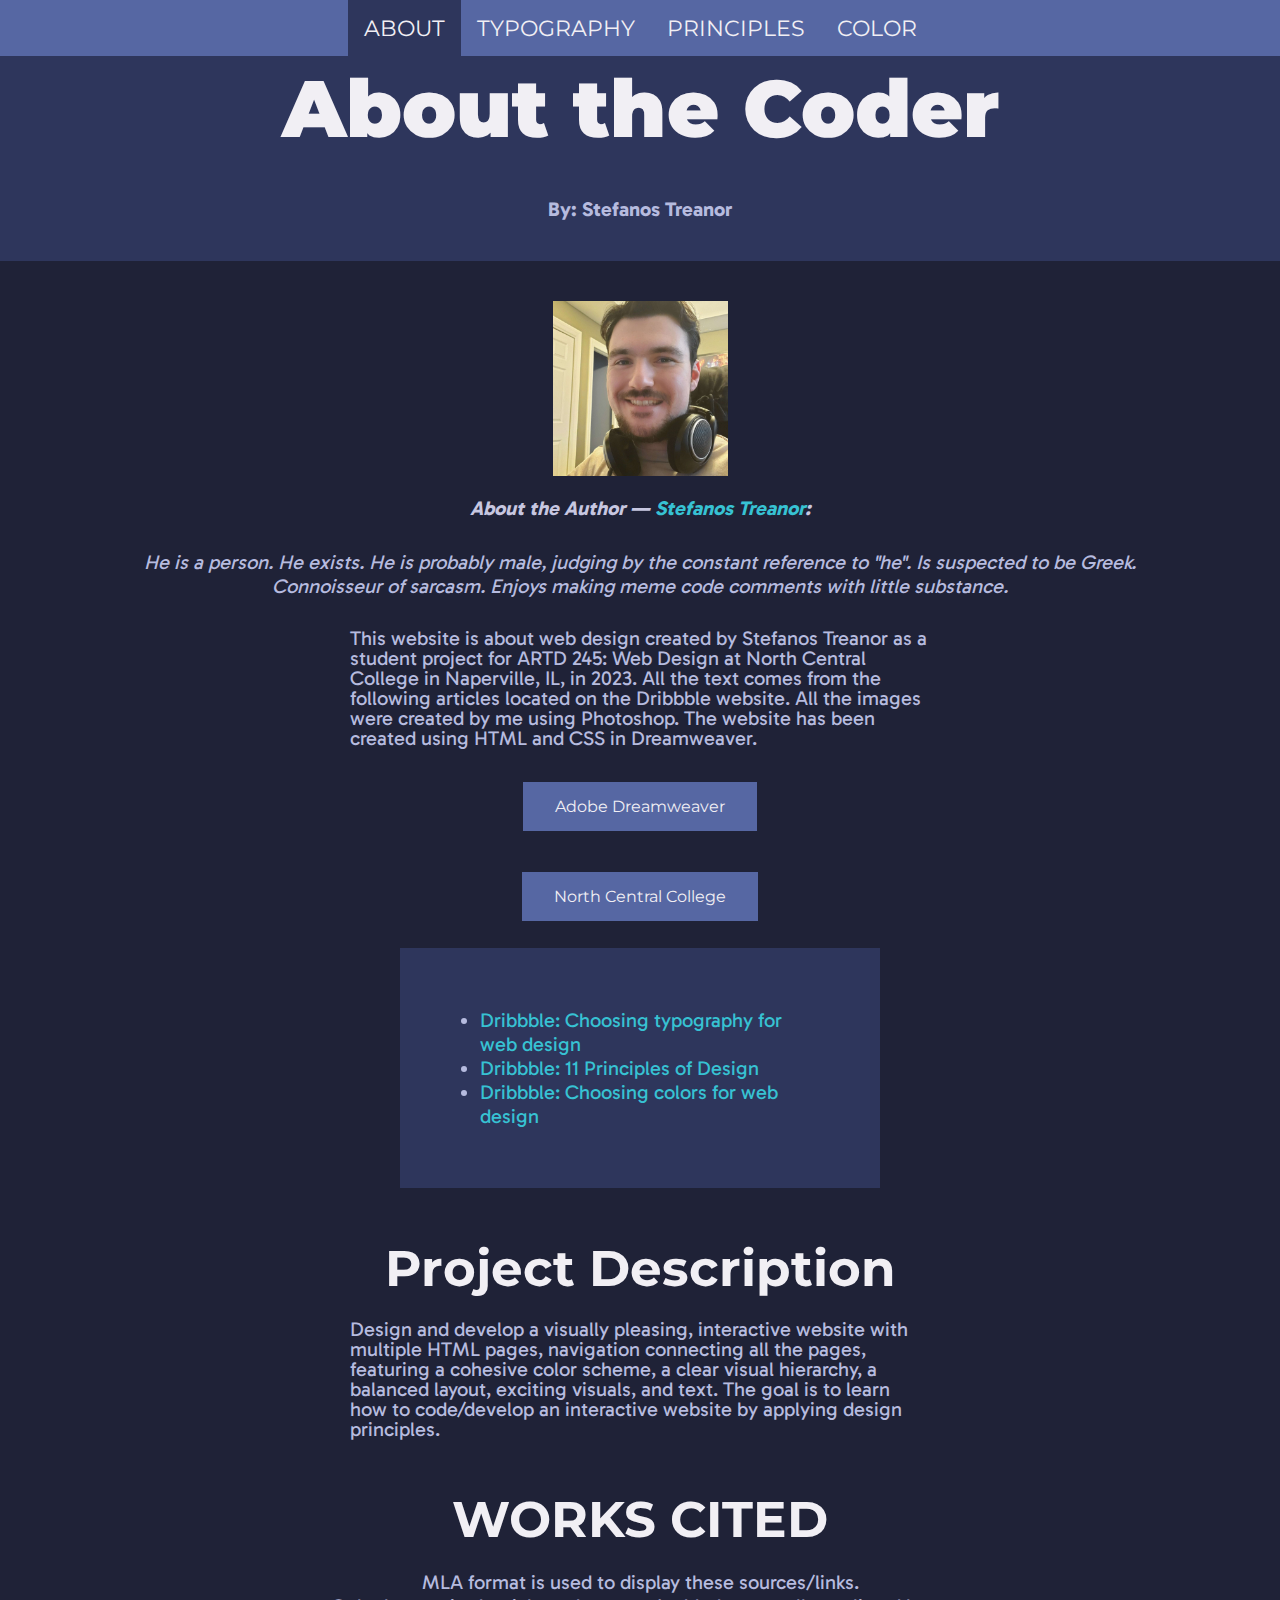
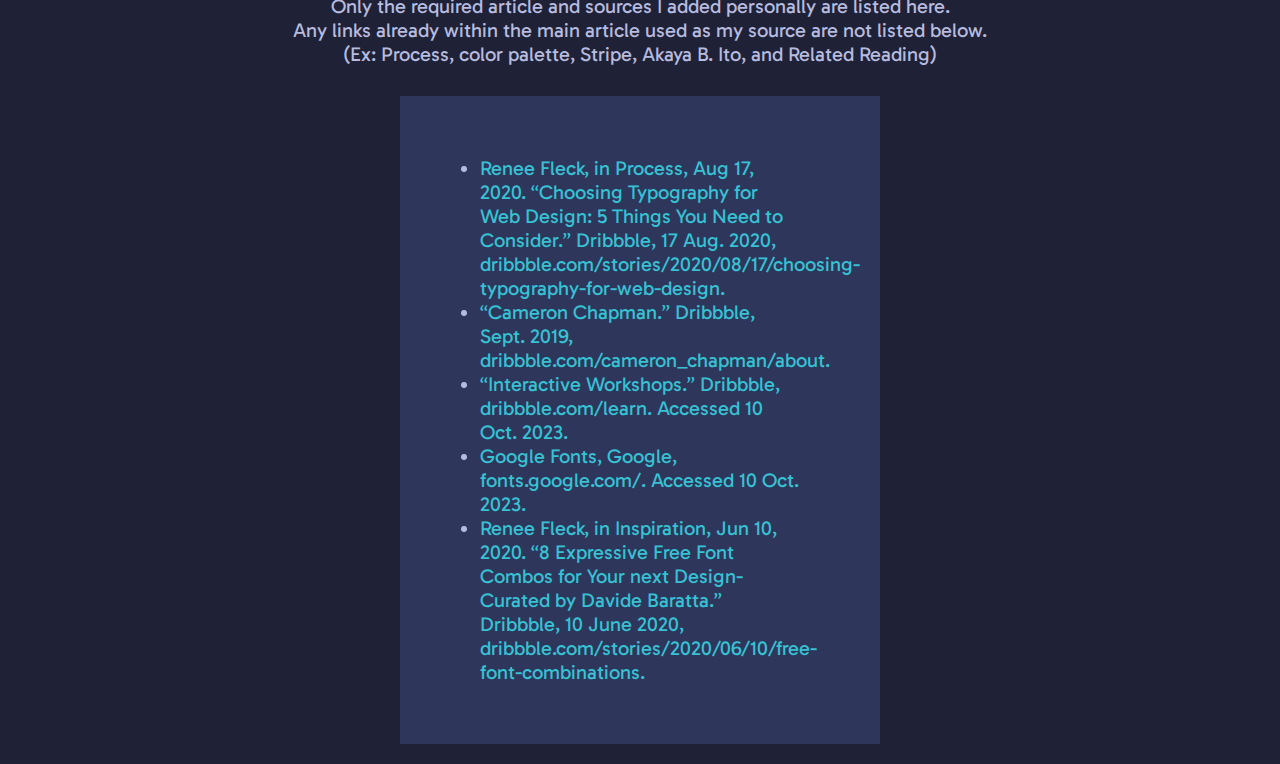
<file: index.html>
<!doctype html>
<html>
<head>
<meta charset="utf-8">
<title>Index</title>
	<!--links CSS to pages-->
	<link rel="stylesheet" href="style.css">
	<!--fonts-->
	<link rel="preconnect" href="https://fonts.googleapis.com">
		<link rel="preconnect" href="https://fonts.gstatic.com" crossorigin>
		<link href="https://fonts.googleapis.com/css2?family=Montserrat:wght@800&display=swap" rel="stylesheet">
	
	<link rel="preconnect" href="https://fonts.googleapis.com">
		<link rel="preconnect" href="https://fonts.gstatic.com" crossorigin>
		<link href="https://fonts.googleapis.com/css2?family=Gabarito&display=swap" rel="stylesheet">
</head>
<body>
	
	<div class="center">
	<ul class="navlist center">
		<li><a class="navactive" href="index.html">ABOUT</a></li>
		<li><a href="typography.html">TYPOGRAPHY</a></li>
		<li><a href="principles.html">PRINCIPLES</a></li>
		<li><a href="color.html">COLOR</a></li>
	</ul>
	</div>
	
	<header>
		<h1><b>About the Coder</b></h1>
		<h5><center>By: Stefanos Treanor</center></h5>
	</header>
	

	<!--Hello there! Welcome to my website design project! You're currently under the hood and examining my code. I know I know, it's a little spartan, but bare with me here.-->
	<!--Introduction section-->
	
	<!--About the author section-->
		<img src="Images/svtreanor_author_1.jpg" width="175" height="175" alt="image of the author, a male by the name of Stefanos Treanor" class="typeauthorimage" style="margin-top: 40px; margin-bottom: 20px; margin-left: auto; margin-right: auto;"/>
		<figcaption><center><i><b><span style="color:#C7C7E0">About the Author — <a href="https://www.youtube.com/watch?v=dQw4w9WgXcQ" target="_blank">Stefanos Treanor</a>:</span></b></i></center></figcaption>
		<figcaption><center><i>He is a person. He exists. He is probably male, judging by the constant reference to "he". Is suspected to be Greek.<br>Connoisseur of sarcasm. Enjoys making meme code comments with little substance.</i></center></figcaption>
	
	<!--Information I have to include or else the grade book becomes super mean to me-->
	<p>This website is about web design created by Stefanos Treanor as a student project for ARTD 245: Web Design at North Central College in Naperville, IL, in 2023. All the text comes from the following articles located on the Dribbble website. All the images were created by me using Photoshop. The website has been created using HTML and CSS in Dreamweaver.</p>
	
	<!--Button for Dreamweaver-->
	<div class="buttoncontainer">
		<div class="buttoncenter">
			<a href="https://www.adobe.com/products/dreamweaver.html" target="_blank"><button class="button buttonmain">Adobe Dreamweaver</button></a>
		</div>
	</div>
	
	<!--Button for NCC-->
	<div class="buttoncontainer">
		<div class="buttoncenter">
			<a href="https://www.northcentralcollege.edu/" target="_blank"><button class="button buttonmain">North Central College</button></a>
		</div>
	</div>
	
	<!--Bulleted list of website shortcuts used for navigation bar-->
		<div class="unlist">
			<li><a href="https://dribbble.com/stories/2020/08/17/choosing-typography-for-web-design" target="_blank">Dribbble: Choosing typography for web design</a></li>
			<li><a href="https://dribbble.com/resources/principles-of-design" target="_blank">Dribbble: 11 Principles of Design</a></li>
			<li><a href="https://dribbble.com/stories/2018/12/19/choosing-colors-for-web-design-a-practical-ui-color-application-guide" target="_blank">Dribbble: Choosing colors for web design</a></li>
		</div>
	
	<!--Section explaining the description of the project-->
	<h3>Project Description</h3>
	<p>Design and develop a visually pleasing, interactive website with multiple HTML pages, navigation connecting all the pages, featuring a cohesive color scheme, a clear visual hierarchy, a balanced layout, exciting visuals, and text. The goal is to learn how to code/develop an interactive website by applying design principles.</p>
	
	
	<!--Works cited section-->
	<h3>WORKS CITED</h3>
	<figcaption><center>MLA format is used to display these sources/links.<br>Only the required article and sources I added personally are listed here.<br>Any links already within the main article used as my source are not listed below. <br>(Ex: Process, color palette, Stripe, Akaya B. Ito, and Related Reading)</center></figcaption>
		<div class="unlist">
			<li><a href="https://dribbble.com/stories/2020/08/17/choosing-typography-for-web-design" target="_blank">Renee Fleck, in Process, Aug 17, 2020. “Choosing Typography for Web Design: 5 Things You Need to Consider.” Dribbble, 17 Aug. 2020, dribbble.com/stories/2020/08/17/choosing-typography-for-web-design.</a></li>
			<li><a href="https://dribbble.com/cameron_chapman/about" target="_blank">“Cameron Chapman.” Dribbble, Sept. 2019, dribbble.com/cameron_chapman/about.</a></li>
			<li><a href="https://dribbble.com/learn" target="_blank">“Interactive Workshops.” Dribbble, dribbble.com/learn. Accessed 10 Oct. 2023.</a></li>
			<li><a href="https://fonts.google.com/" target="_blank">Google Fonts, Google, fonts.google.com/. Accessed 10 Oct. 2023.</a></li>
			<li><a href="https://dribbble.com/stories/2020/06/10/free-font-combinations" target="_blank">Renee Fleck, in Inspiration, Jun 10, 2020. “8 Expressive Free Font Combos for Your next Design-Curated by Davide Baratta.” Dribbble, 10 June 2020, dribbble.com/stories/2020/06/10/free-font-combinations.</a></li>
		</div>
	
</body>
</html>
</file>
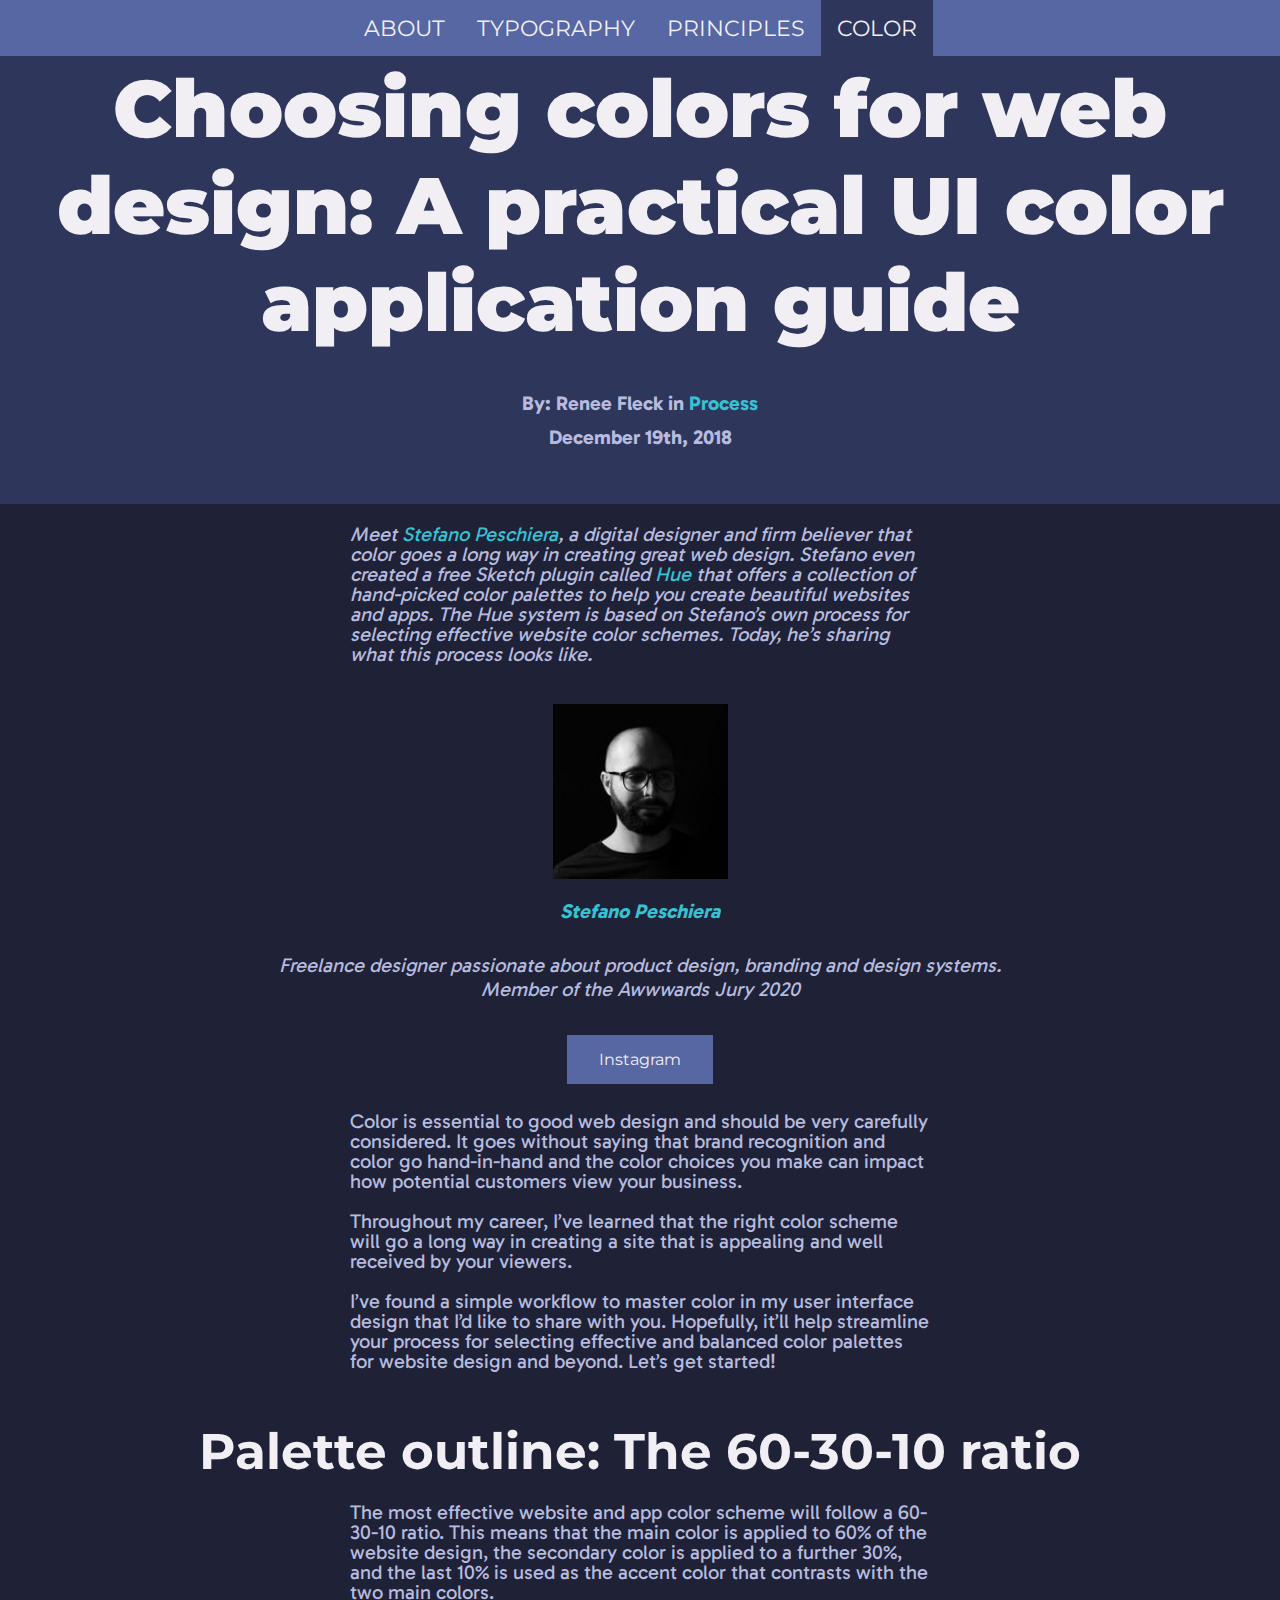
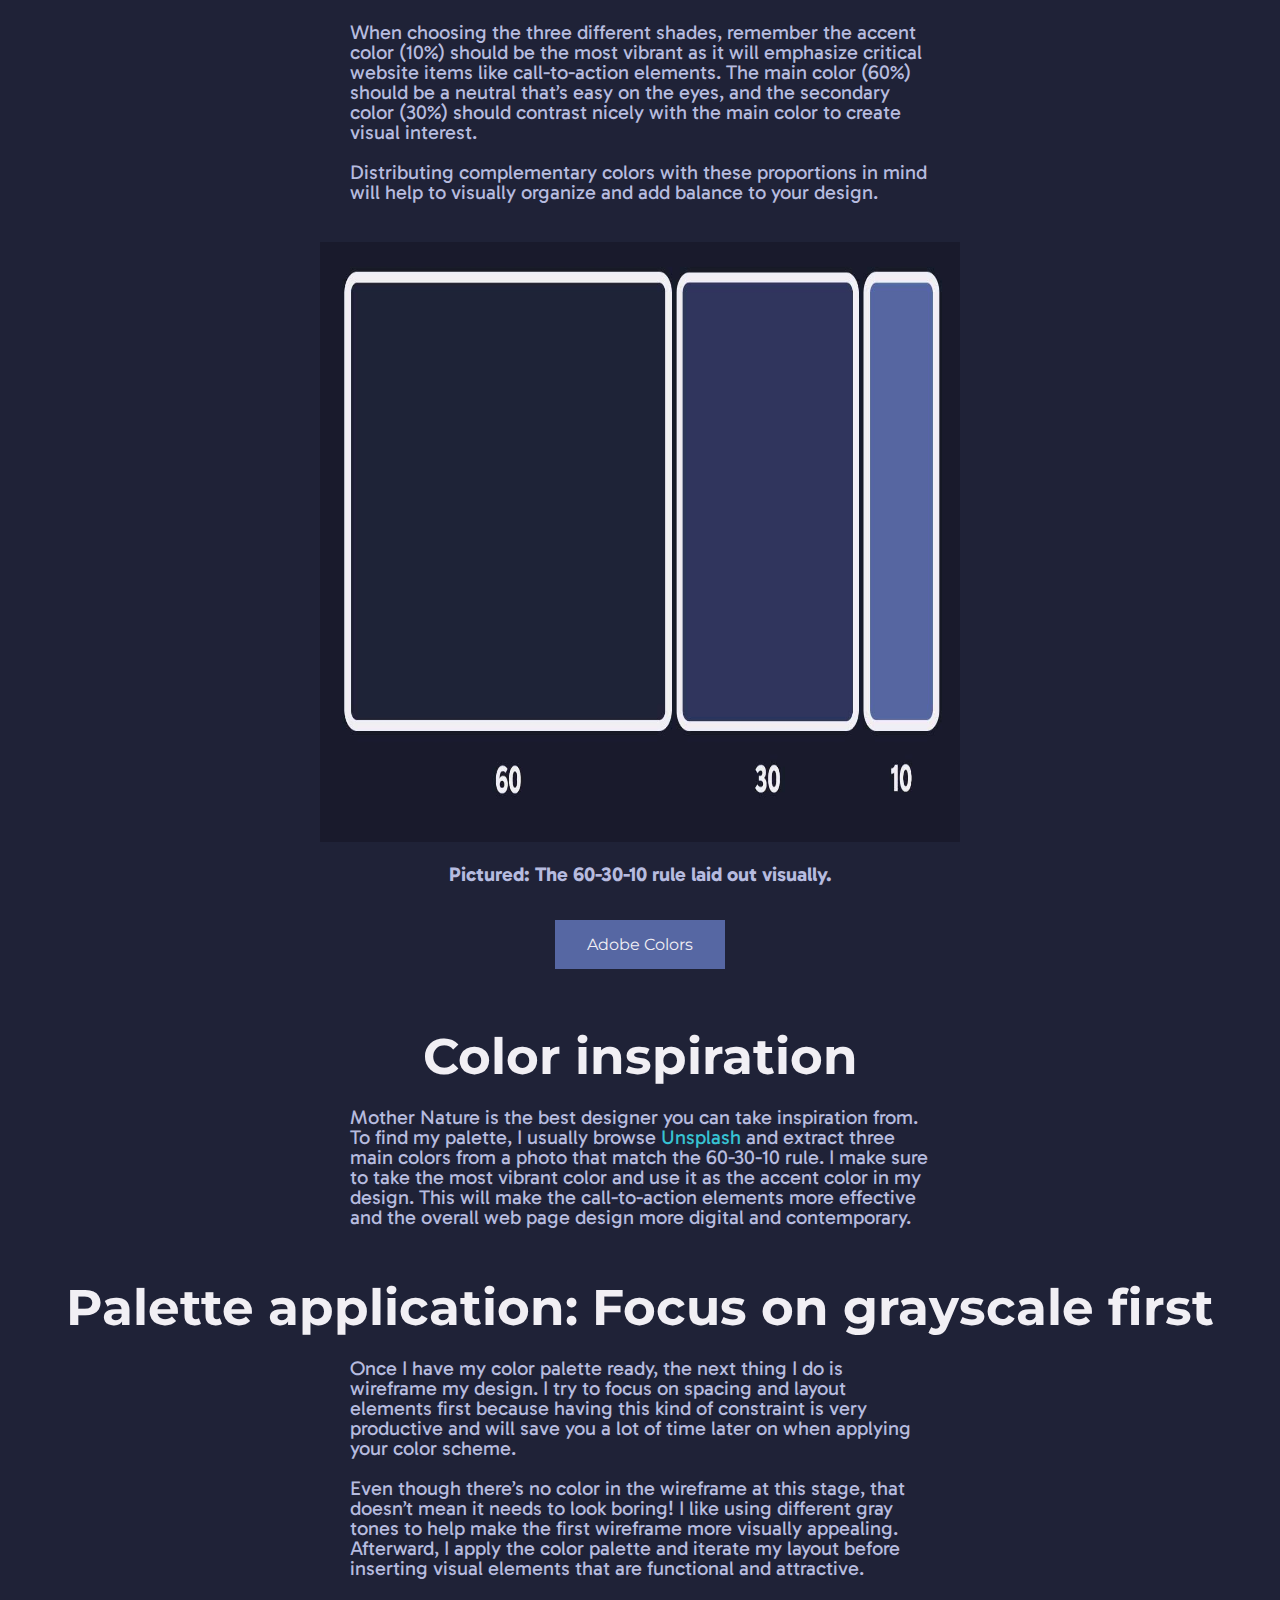
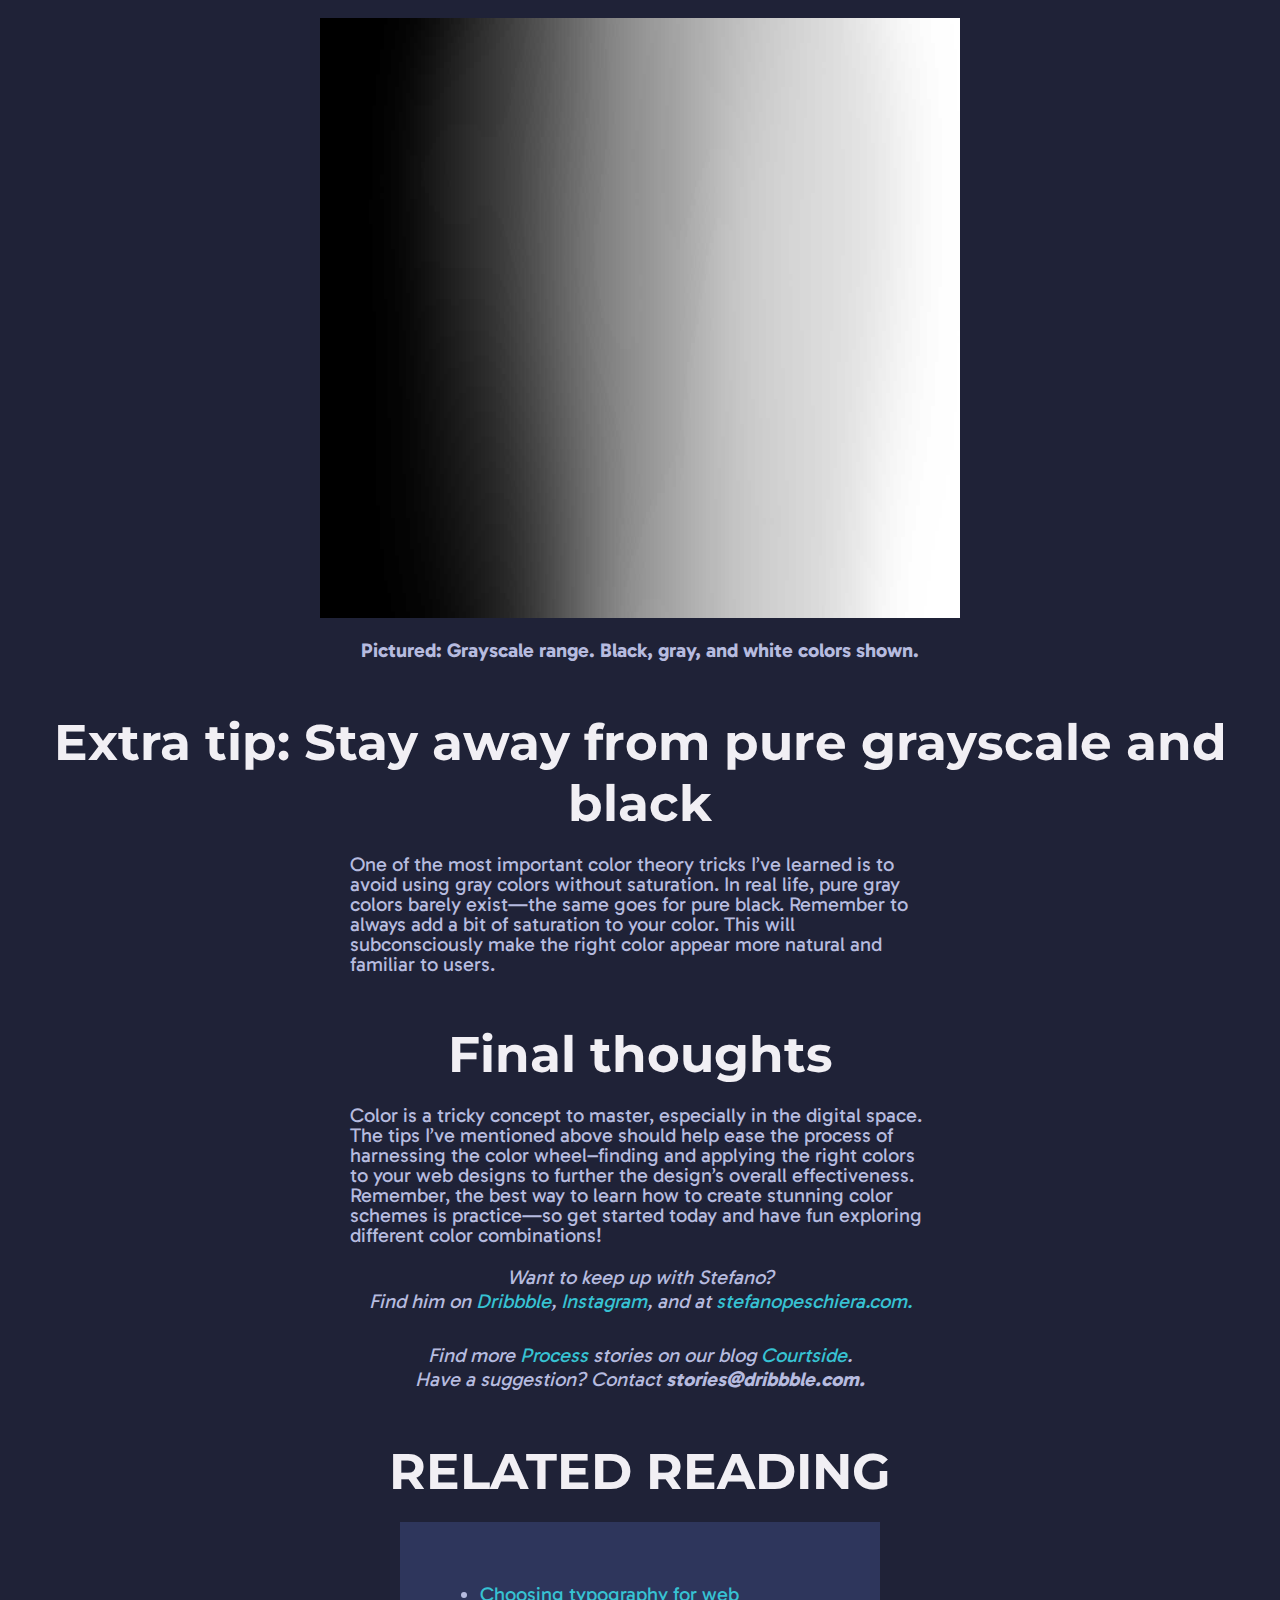
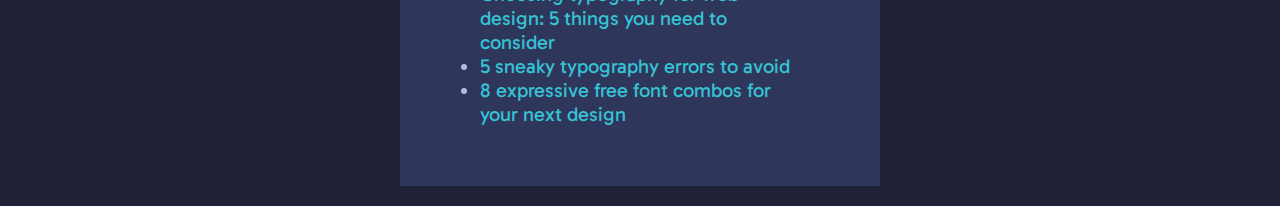
<file: color.html>
<!doctype html>
<html>
<head>
<meta charset="utf-8">
<title>Color</title>
	<!--links CSS to pages-->
	<link rel="stylesheet" href="style.css">
	<!--fonts-->
	<link rel="preconnect" href="https://fonts.googleapis.com">
		<link rel="preconnect" href="https://fonts.gstatic.com" crossorigin>
		<link href="https://fonts.googleapis.com/css2?family=Montserrat:wght@800&display=swap" rel="stylesheet">
	
	<link rel="preconnect" href="https://fonts.googleapis.com">
		<link rel="preconnect" href="https://fonts.gstatic.com" crossorigin>
		<link href="https://fonts.googleapis.com/css2?family=Gabarito&display=swap" rel="stylesheet">
</head>
<body>
	
	<div class="center">
	<ul class="navlist center">
		<li><a href="index.html">ABOUT</a></li>
		<li><a href="typography.html">TYPOGRAPHY</a></li>
		<li><a href="principles.html">PRINCIPLES</a></li>
		<li><a class="navactive" href="color.html">COLOR</a></li>
	</ul>
	</div>
	
	<header>
		<h1><b>Choosing colors for web design: A practical UI color application guide</b></h1>
			<h5><center>By: Renee Fleck in <a href="https://dribbble.com/stories/categories/process" target="_blank">Process</a></center></h5>
			<h6><center>December 19th, 2018</center></h6></header>
	
	<p><i>Meet <a href="https://dribbble.com/stefanopeschiera" target="blank_">Stefano Peschiera</a>, a digital designer and firm believer that color goes a long way in creating great web design. Stefano even created a free Sketch plugin called <a href="https://www.stefanopeschiera.com/resources/hue-free-colors-for-web" target="blank_">Hue</a> that offers a collection of hand-picked color palettes to help you create beautiful websites and apps. The Hue system is based on Stefano’s own process for selecting effective website color schemes. Today, he’s sharing what this process looks like.</i></p>

	
	<img src="Images/stefano_peschiera.jpg" width="175" height="175" alt="image of Stefano Peschiera, a man known for freelance design in products, branding, and design systems" class="typeauthorimage" style="margin-top: 40px; margin-bottom: 20px; margin-left: auto; margin-right: auto;"/>
		<figcaption><center><i><b><a href="https://dribbble.com/stefanopeschiera" target="_blank">Stefano Peschiera</a></b></i></center></figcaption>
		<figcaption><center><i>Freelance designer passionate about product design, branding and design systems.<br>Member of the Awwwards Jury 2020</i></center></figcaption>
	
	<!--Button for Stefano's Instagram-->
	<div class="buttoncontainer">
		<div class="buttoncenter">
			<a href="https://www.instagram.com/stefanopeschiera.design/" target="_blank"><button class="button buttonmain">Instagram</button></a>
		</div>
	</div>
	
	<p>Color is essential to good web design and should be very carefully considered. It goes without saying that brand recognition and color go hand-in-hand and the color choices you make can impact how potential customers view your business.</p>
	<p>Throughout my career, I’ve learned that the right color scheme will go a long way in creating a site that is appealing and well received by your viewers.</p>
	<p>I’ve found a simple workflow to master color in my user interface design that I’d like to share with you. Hopefully, it’ll help streamline your process for selecting effective and balanced color palettes for website design and beyond. Let’s get started!</p>
	
	<h3>Palette outline: The 60-30-10 ratio</h3>
	<p>The most effective website and app color scheme will follow a 60-30-10 ratio. This means that the main color is applied to 60% of the website design, the secondary color is applied to a further 30%, and the last 10% is used as the accent color that contrasts with the two main colors.</p>
	<p>When choosing the three different shades, remember the accent color (10%) should be the most vibrant as it will emphasize critical website items like call-to-action elements. The main color (60%) should be a neutral that’s easy on the eyes, and the secondary color (30%) should contrast nicely with the main color to create visual interest.</p>
	<p>Distributing complementary colors with these proportions in mind will help to visually organize and add balance to your design.</p>
	
	<img src="Images/60-30-10_web.jpg" width="800" height="600" alt="image showcasing the 60-30-10 rule." class="centerimage" style="margin-top: 40px; margin-bottom: 20px"/>
		<figcaption><center><b>Pictured: The 60-30-10 rule laid out visually.</b></center></figcaption>
	
	<!--Button for Adobe Colors-->
	<div class="buttoncontainer">
		<div class="buttoncenter">
			<a href="https://color.adobe.com/create/color-wheel" target="_blank"><button class="button buttonmain">Adobe Colors</button></a>
		</div>
	</div>
	
	<h3>Color inspiration</h3>
	<p>Mother Nature is the best designer you can take inspiration from. To find my palette, I usually browse <a href="https://unsplash.com/" target="blank_">Unsplash</a> and extract three main colors from a photo that match the 60-30-10 rule. I make sure to take the most vibrant color and use it as the accent color in my design. This will make the call-to-action elements more effective and the overall web page design more digital and contemporary.</p>
	
	<h3>Palette application: Focus on grayscale first</h3>
	<p>Once I have my color palette ready, the next thing I do is wireframe my design. I try to focus on spacing and layout elements first because having this kind of constraint is very productive and will save you a lot of time later on when applying your color scheme.</p>
	<p>Even though there’s no color in the wireframe at this stage, that doesn’t mean it needs to look boring! I like using different gray tones to help make the first wireframe more visually appealing. Afterward, I apply the color palette and iterate my layout before inserting visual elements that are functional and attractive.</p>
	
	<img src="Images/grayscale_web.jpg" width="800" height="600" alt="image showcasing grayscale colors." class="centerimage" style="margin-top: 40px; margin-bottom: 20px"/>
		<figcaption><center><b>Pictured: Grayscale range. Black, gray, and white colors shown.</b></center></figcaption>
	
	<h3>Extra tip: Stay away from pure grayscale and black</h3>
	<p>One of the most important color theory tricks I’ve learned is to avoid using gray colors without saturation. In real life, pure gray colors barely exist—the same goes for pure black. Remember to always add a bit of saturation to your color. This will subconsciously make the right color appear more natural and familiar to users.</p>
	
	<h3>Final thoughts</h3>
	<p>Color is a tricky concept to master, especially in the digital space. The tips I’ve mentioned above should help ease the process of harnessing the color wheel–finding and applying the right colors to your web designs to further the design’s overall effectiveness. Remember, the best way to learn how to create stunning color schemes is practice—so get started today and have fun exploring different color combinations!</p>
	
	<figcaption><i><center>Want to keep up with Stefano?<br>Find him on <a href="https://dribbble.com/stefanopeschiera" target="blank_">Dribbble</a>, <a href="https://www.instagram.com/stefanopeschiera.design/" target="blank_">Instagram</a>, and at <a href="https://www.stefanopeschiera.com/" target="blank_">stefanopeschiera.com.</a></center></i></figcaption>
	<figcaption><i><center>Find more <a href="https://dribbble.com/stories/categories/process" target="blank_">Process</a> stories on our blog <a href="https://dribbble.com/stories" target="blank_">Courtside</a>.<br>Have a suggestion? Contact <b>stories@dribbble.com.</b></center></i></figcaption>
	
	<h3>RELATED READING</h3>
		<div class="unlist">
			<li><a href="https://dribbble.com/stories/2020/08/17/choosing-typography-for-web-design" target="_blank">Choosing typography for web design: 5 things you need to consider</a></li>
			<li><a href="https://dribbble.com/stories/2019/08/14/5-sneaky-typography-errors-to-avoid" target="_blank">5 sneaky typography errors to avoid</a></li>
			<li><a href="https://dribbble.com/stories/2020/06/10/free-font-combinations" target="_blank">8 expressive free font combos for your next design</a></li>
		</div>
	
</body>
</html>
</file>
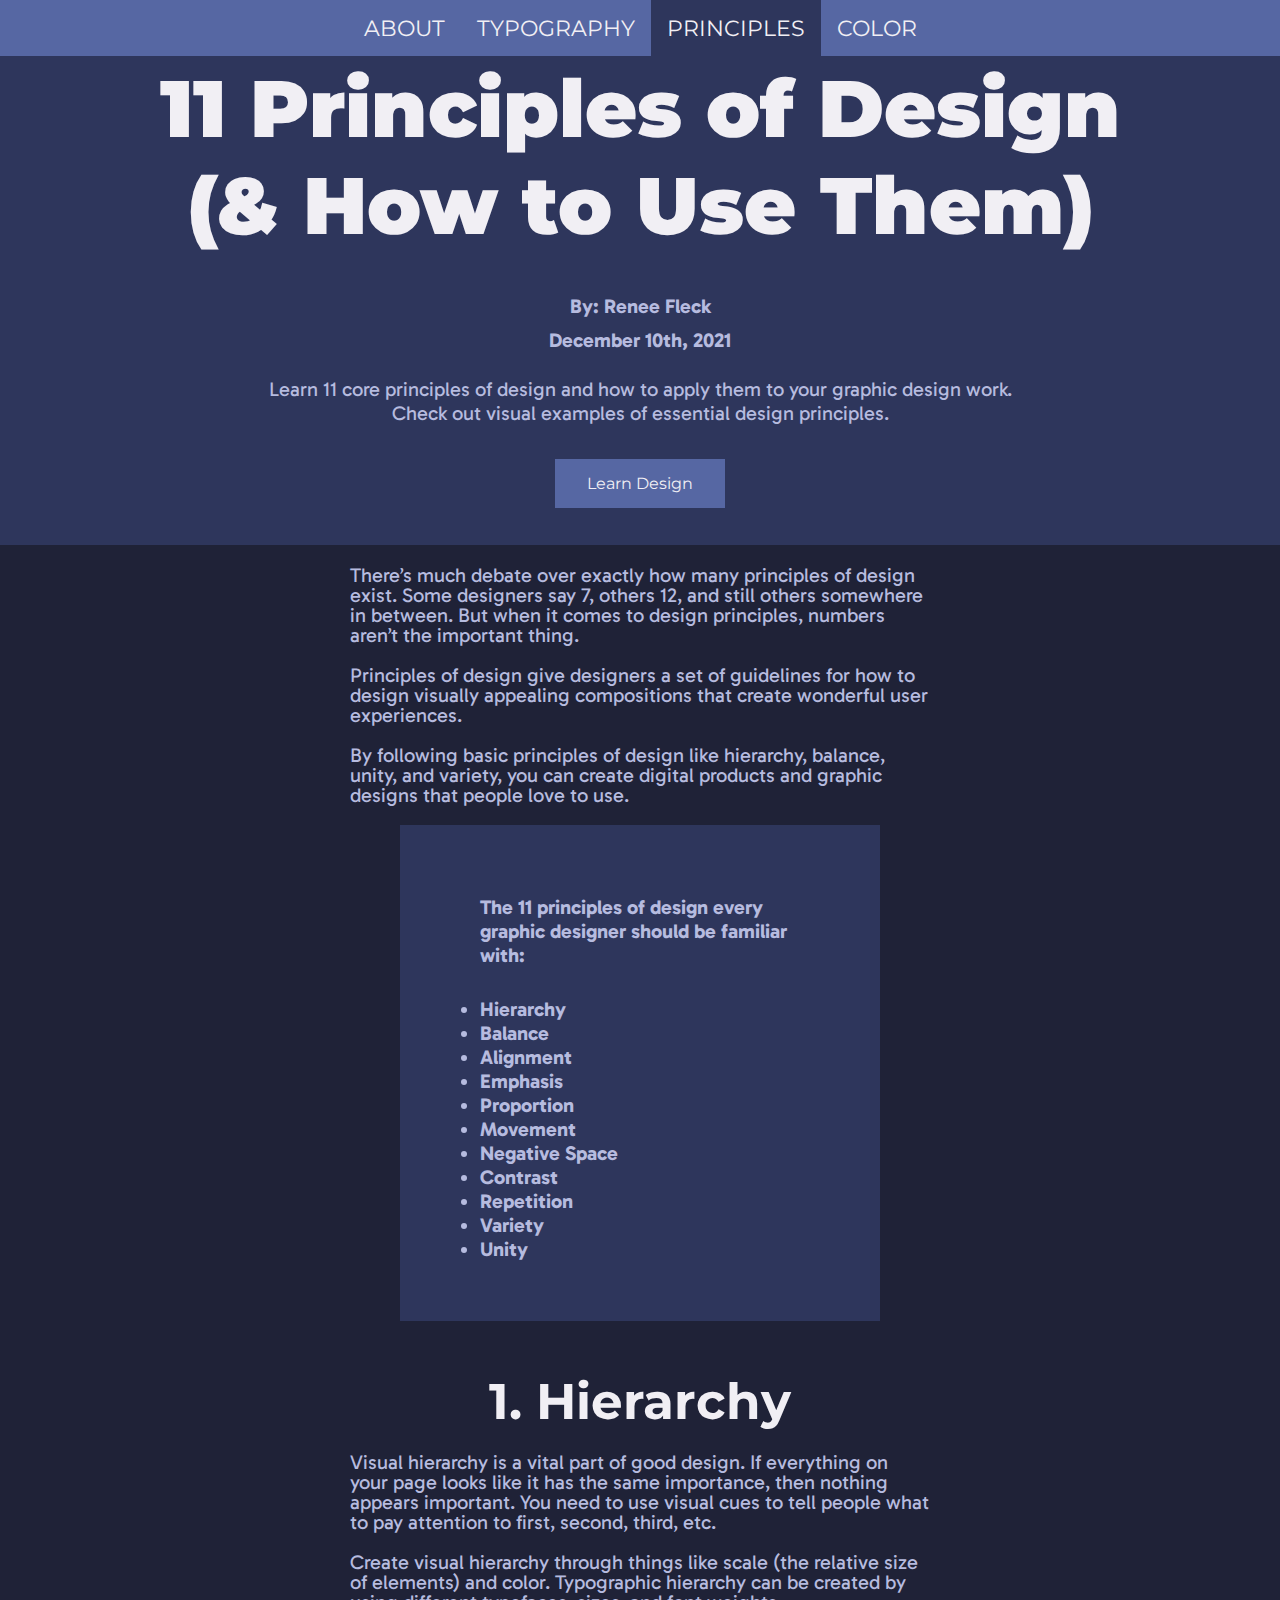
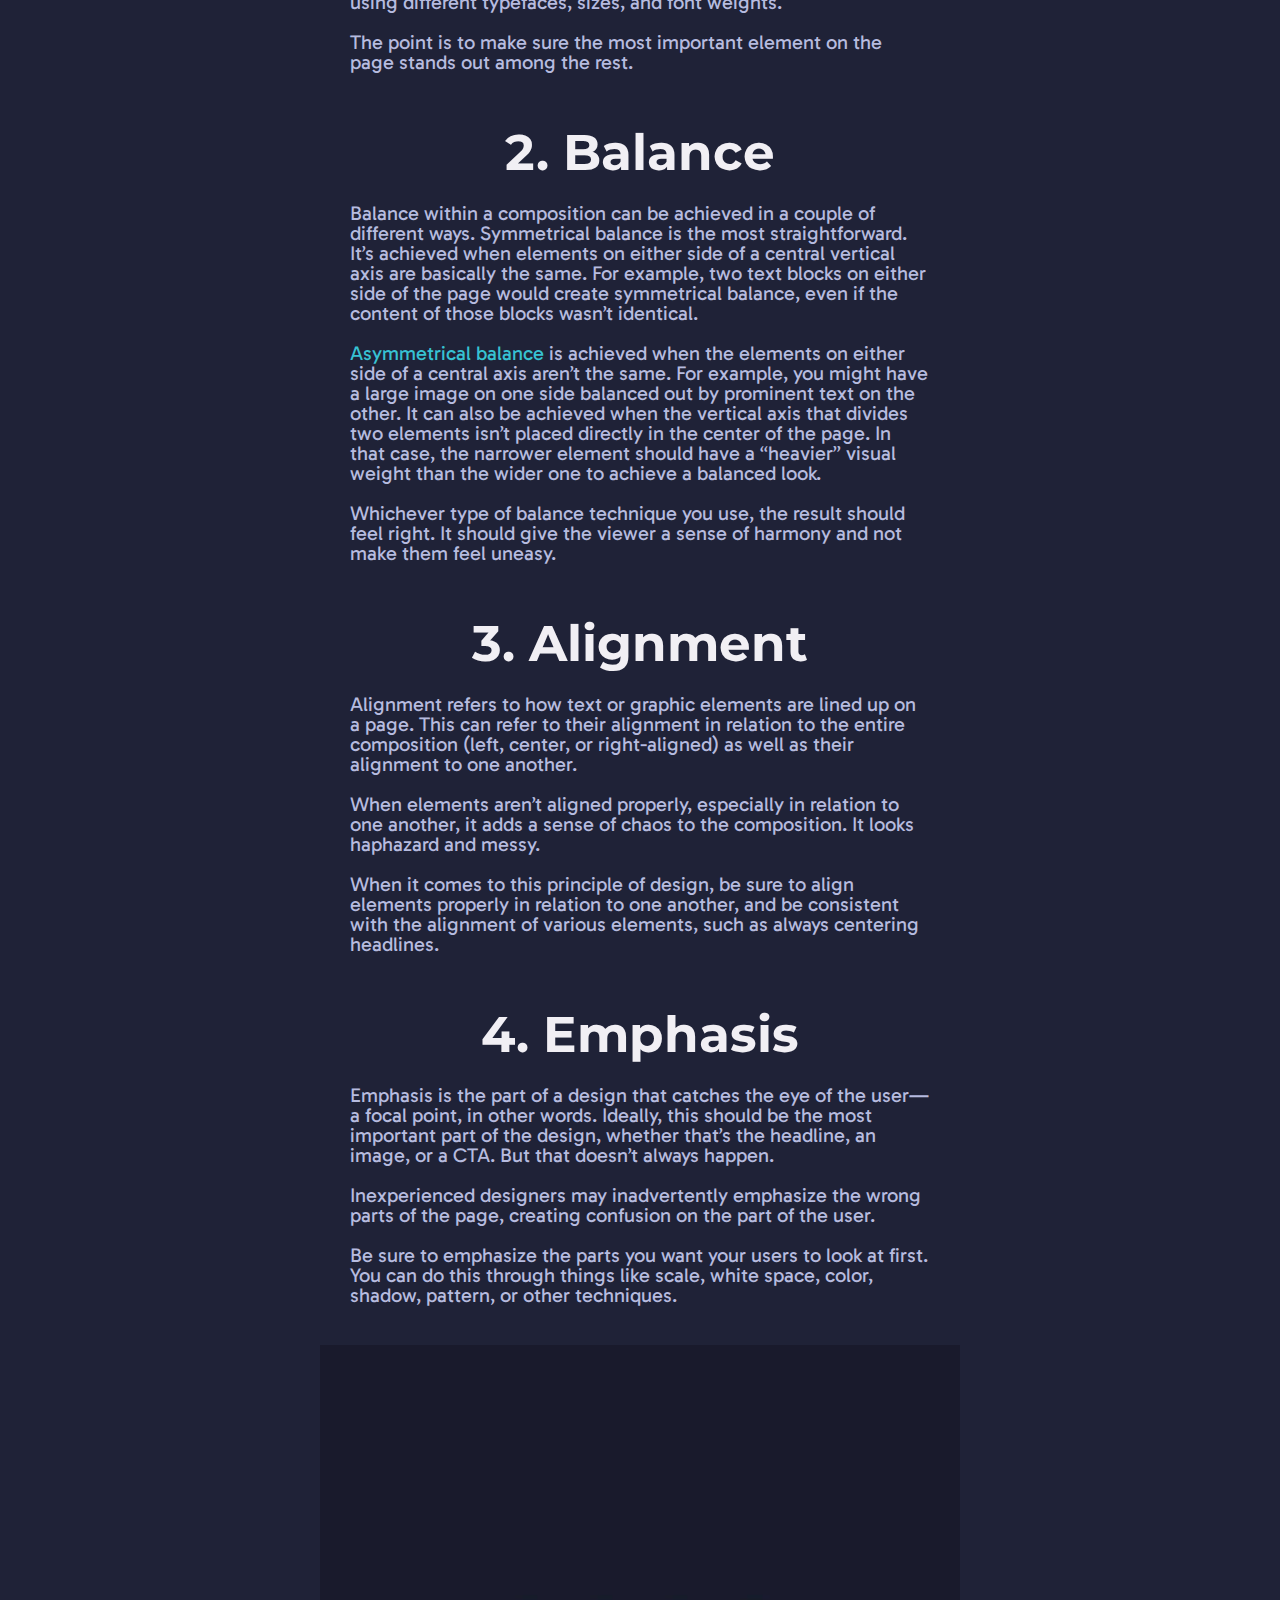
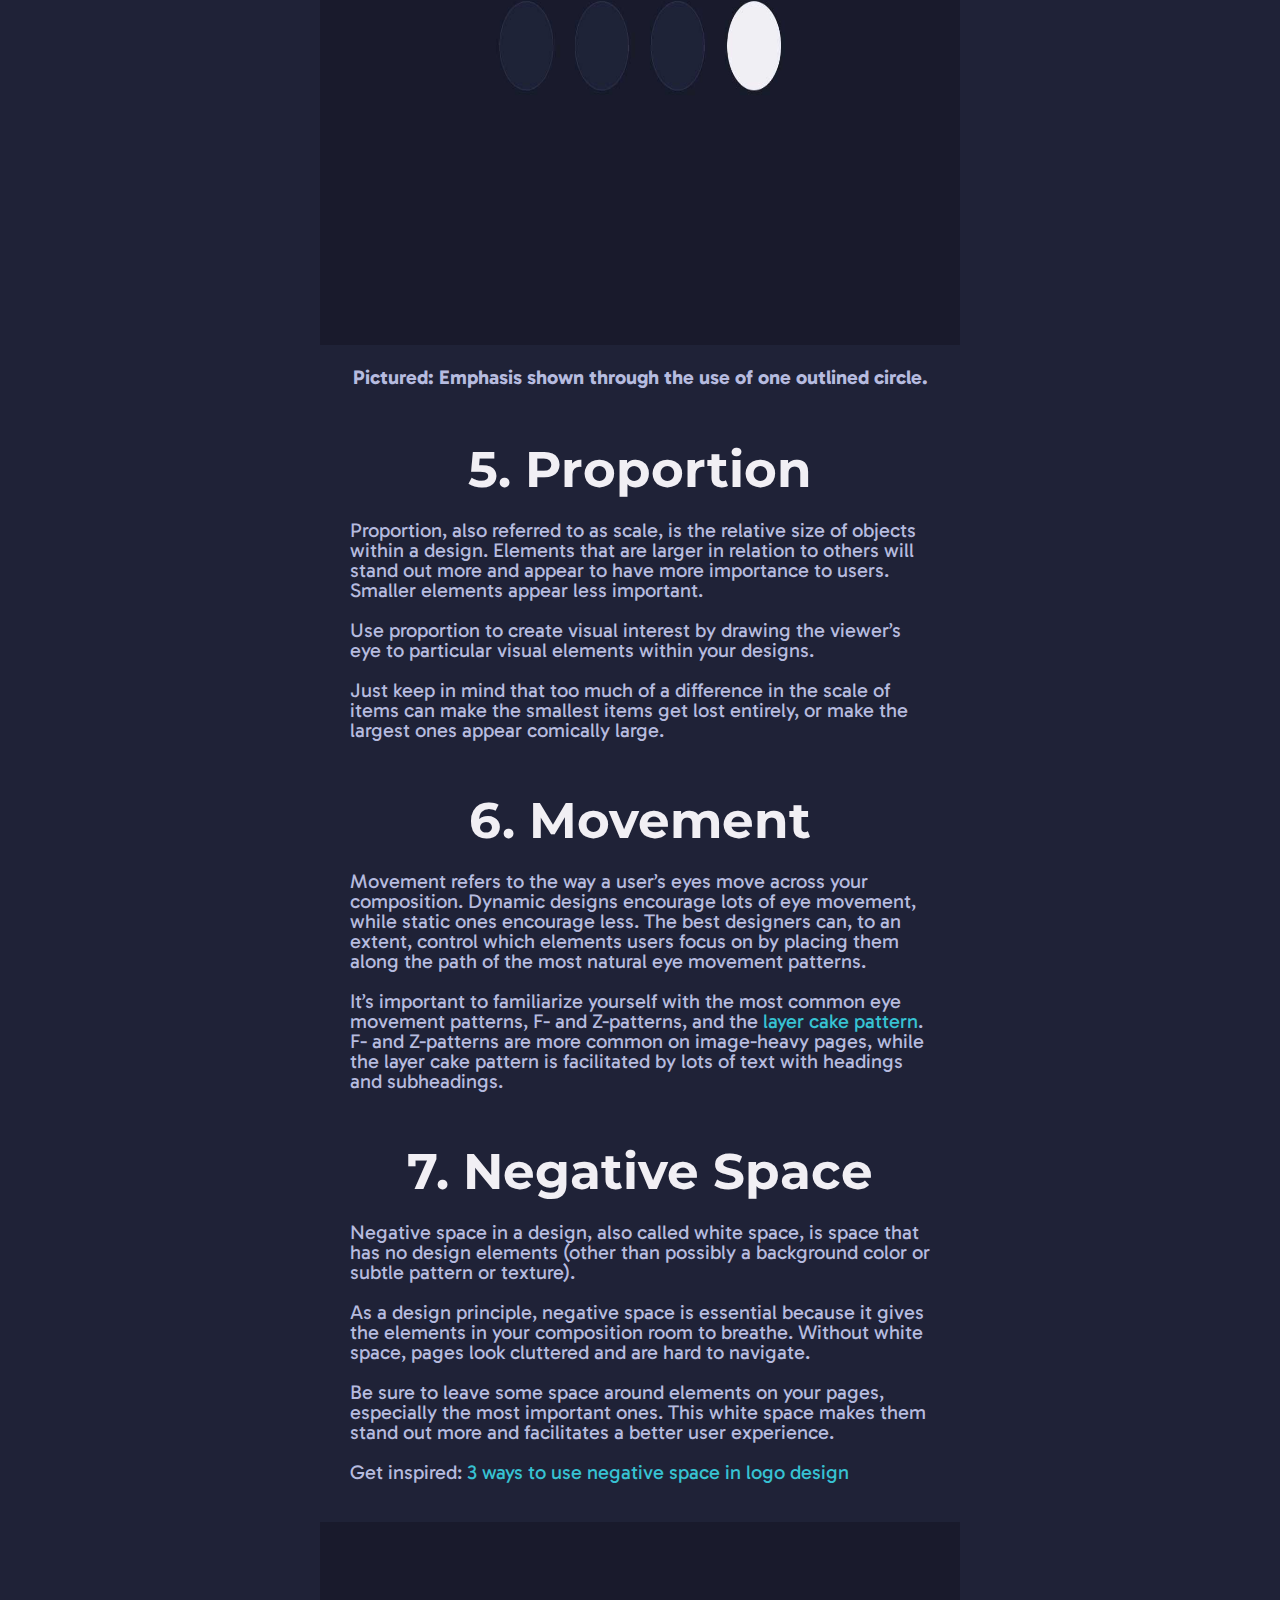
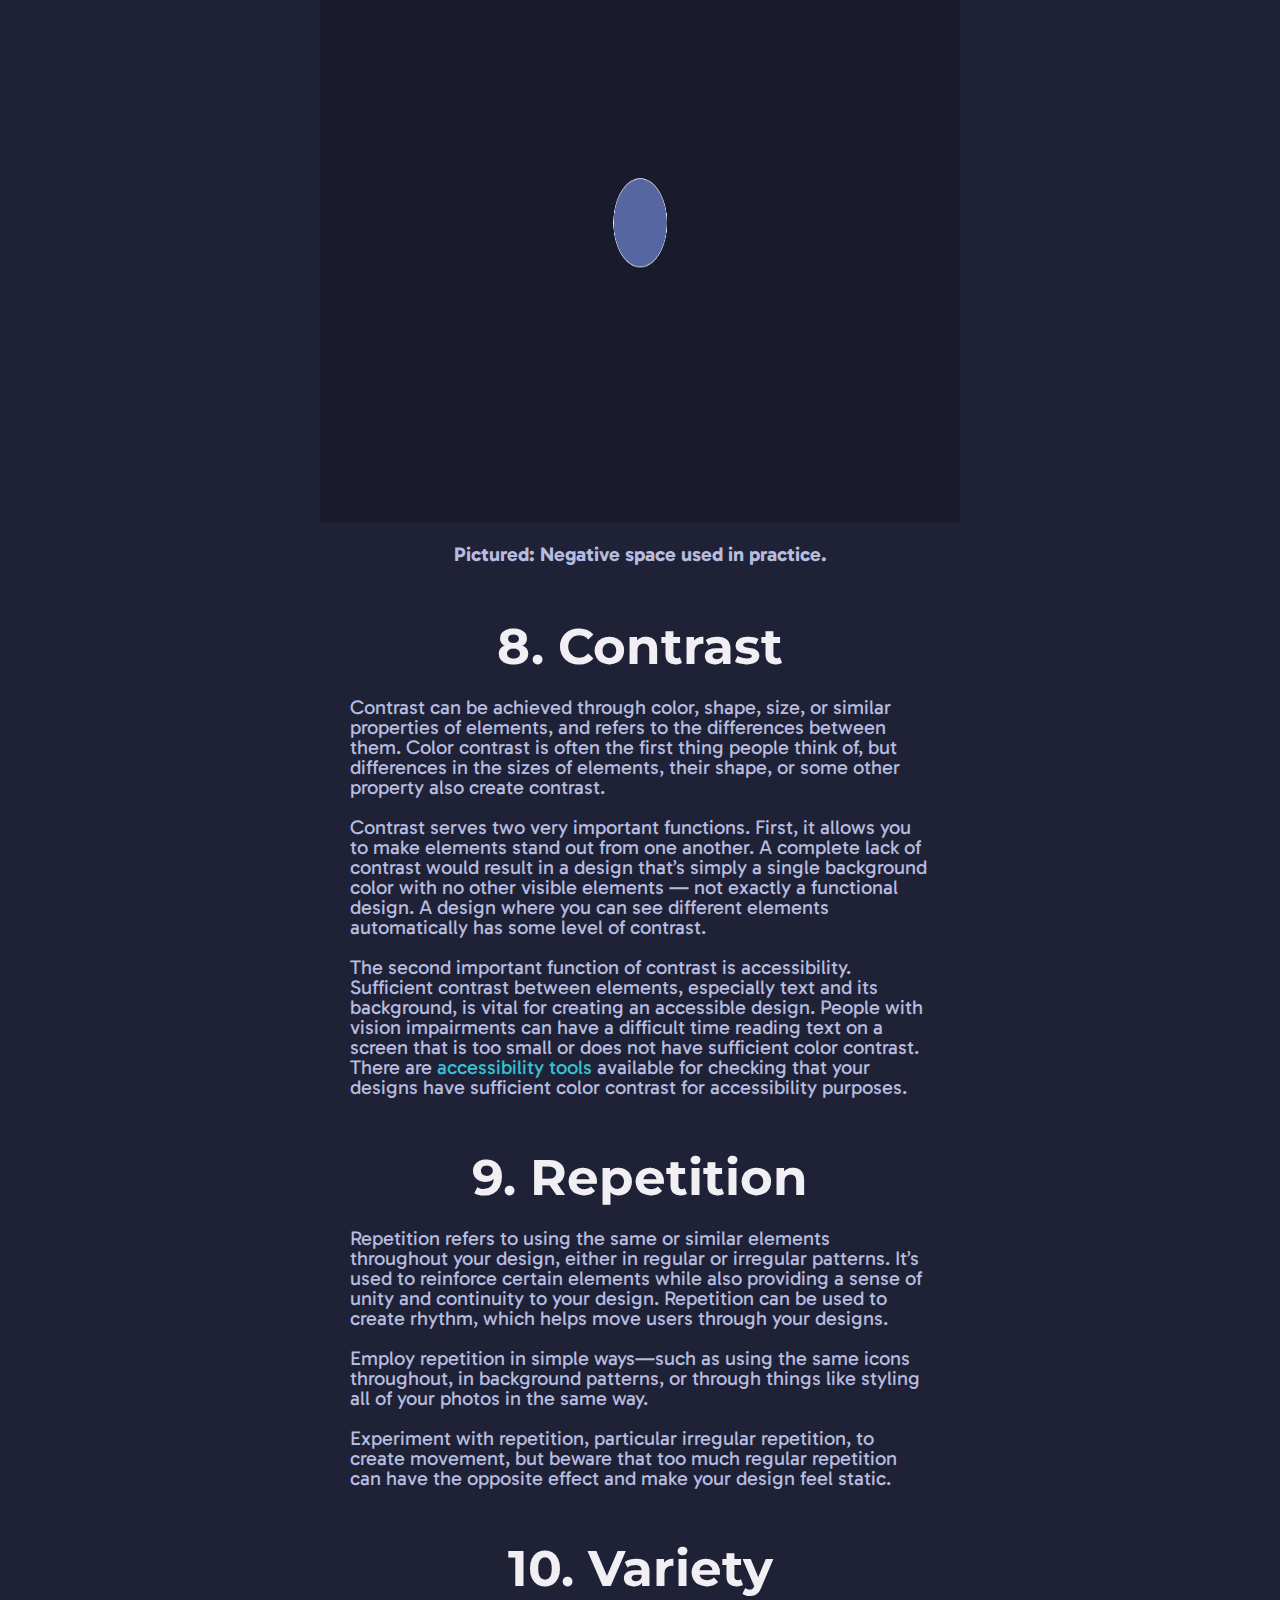
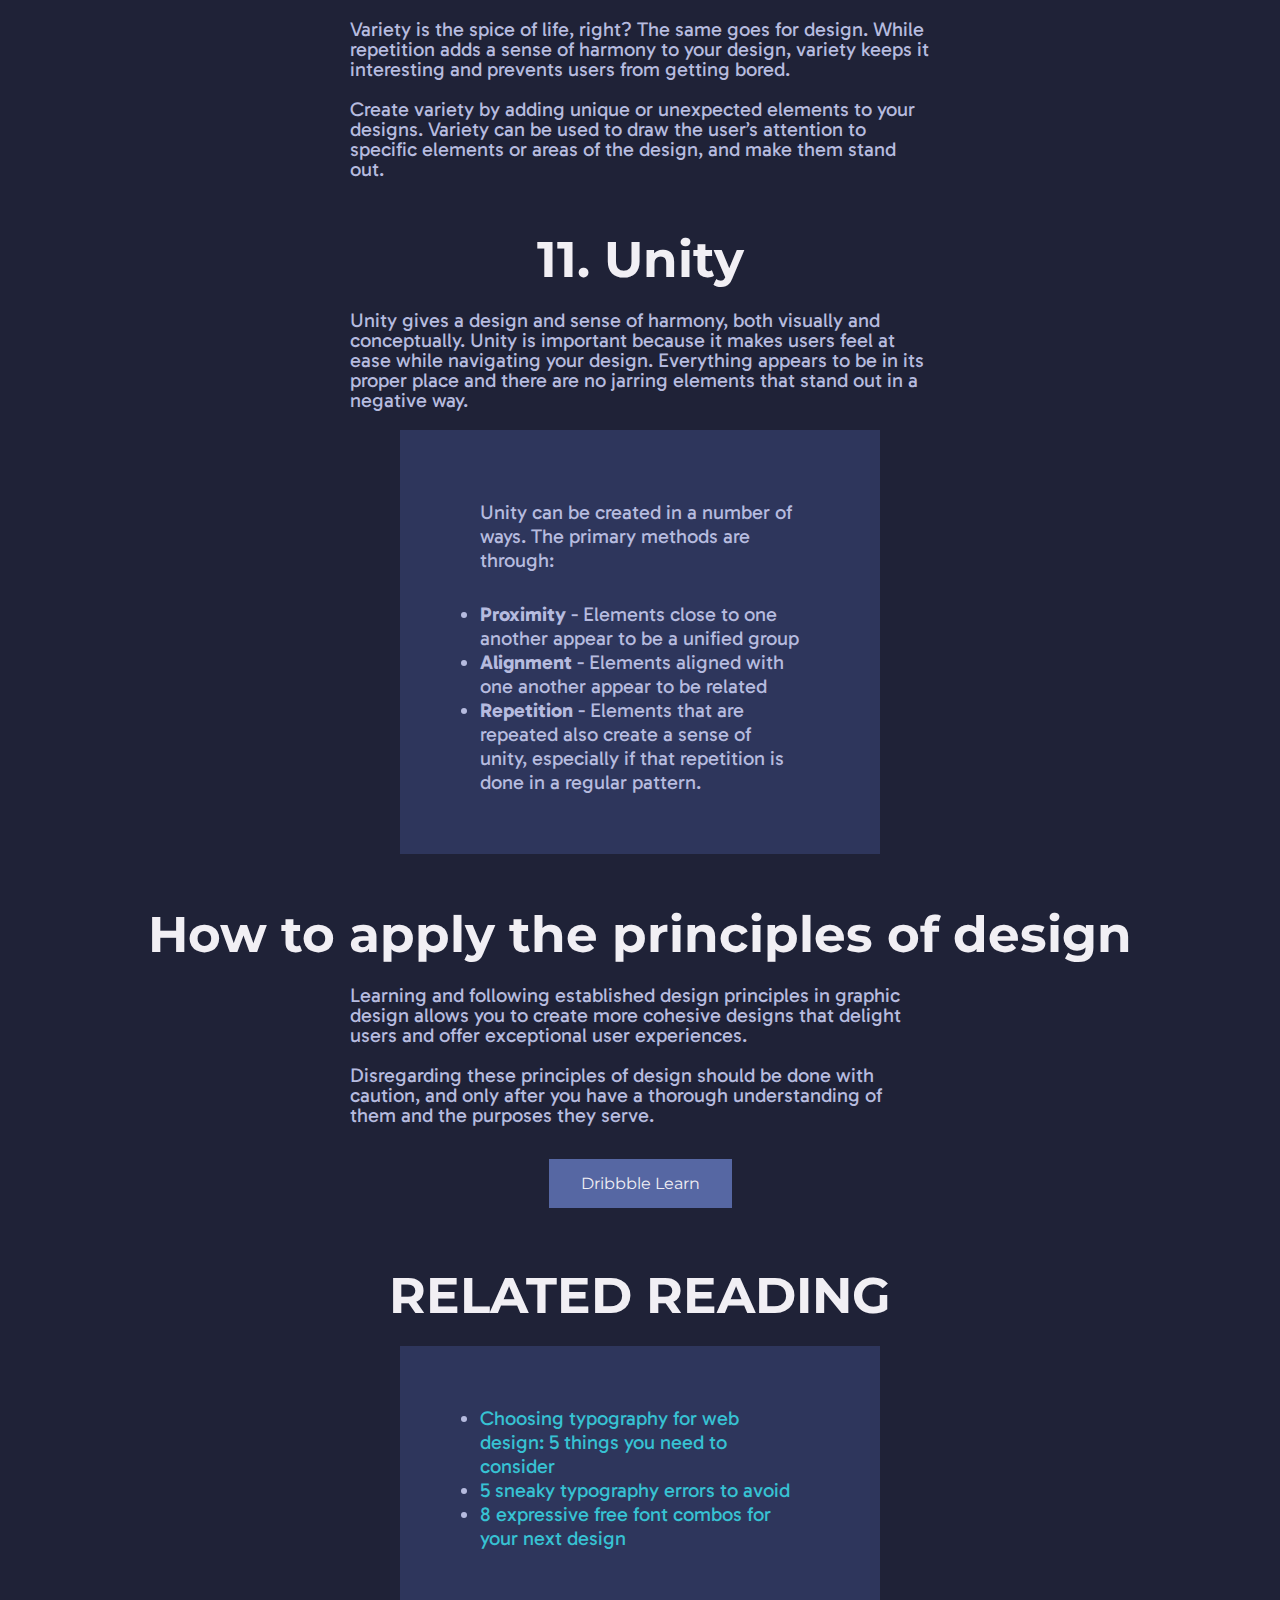
<file: principles.html>
<!doctype html>
<html>
<head>
<meta charset="utf-8">
<title>Principles</title>
	<!--links CSS to pages-->
	<link rel="stylesheet" href="style.css">
	<!--fonts-->
	<link rel="preconnect" href="https://fonts.googleapis.com">
		<link rel="preconnect" href="https://fonts.gstatic.com" crossorigin>
		<link href="https://fonts.googleapis.com/css2?family=Montserrat:wght@800&display=swap" rel="stylesheet">
	
	<link rel="preconnect" href="https://fonts.googleapis.com">
		<link rel="preconnect" href="https://fonts.gstatic.com" crossorigin>
		<link href="https://fonts.googleapis.com/css2?family=Gabarito&display=swap" rel="stylesheet">
</head>
<body>
	
	<div class="center">
	<ul class="navlist center">
		<li><a href="index.html">ABOUT</a></li>
		<li><a href="typography.html">TYPOGRAPHY</a></li>
		<li><a class="navactive" href="principles.html">PRINCIPLES</a></li>
		<li><a href="color.html">COLOR</a></li>
	</ul>
	</div>
	
	<header>
		<h1><b>11 Principles of Design<br>(& How to Use Them)</b></h1>
			<h5><center>By: Renee Fleck</center></h5>
			<h6><center>December 10th, 2021</center></h6>
			<figcaption><center>Learn 11 core principles of design and how to apply them to your graphic design work.<br>Check out visual examples of essential design principles.</center></figcaption>
			<div class="buttoncontainer">
				<div class="buttoncenter">
					<a href="https://dribbble.com/learn?utm_campaign=&utm_content=learn_design&utm_medium=hero_cta&utm_source=design_education_article&utm_term=workshops" target="_blank"><button class="button buttonmain">Learn Design</button></a>
				</div>
			</div>
	</header>
	
	<p>There’s much debate over exactly how many principles of design exist. Some designers say 7, others 12, and still others somewhere in between. But when it comes to design principles, numbers aren’t the important thing.</p>
	<p>Principles of design give designers a set of guidelines for how to design visually appealing compositions that create wonderful user experiences.</p>
	<p>By following basic principles of design like hierarchy, balance, unity, and variety, you can create digital products and graphic designs that people love to use.</p>
	
	<div class="unlist">
		<figcaption><b>The 11 principles of design every graphic designer should be familiar with:</b></figcaption>
			<li><b>Hierarchy</b></li>
			<li><b>Balance</b></li>
			<li><b>Alignment</b></li>
			<li><b>Emphasis</b></li>
			<li><b>Proportion</b></li>
			<li><b>Movement</b></li>
			<li><b>Negative Space</b></li>
			<li><b>Contrast</b></li>
			<li><b>Repetition</b></li>
			<li><b>Variety</b></li>
			<li><b>Unity</b></li>
		</div>
	
	<h3>1. Hierarchy</h3>
	<p>Visual hierarchy is a vital part of good design. If everything on your page looks like it has the same importance, then nothing appears important. You need to use visual cues to tell people what to pay attention to first, second, third, etc.</p>
	<p>Create visual hierarchy through things like scale (the relative size of elements) and color. Typographic hierarchy can be created by using different typefaces, sizes, and font weights.</p>
	<p>The point is to make sure the most important element on the page stands out among the rest.</p>
	
	<h3>2. Balance</h3>
	<p>Balance within a composition can be achieved in a couple of different ways. Symmetrical balance is the most straightforward. It’s achieved when elements on either side of a central vertical axis are basically the same. For example, two text blocks on either side of the page would create symmetrical balance, even if the content of those blocks wasn’t identical.</p>
	<p><a href="https://dribbble.com/stories/2020/02/05/asymmetrical-layouts-ui-design" target="blank_">Asymmetrical balance</a> is achieved when the elements on either side of a central axis aren’t the same. For example, you might have a large image on one side balanced out by prominent text on the other. It can also be achieved when the vertical axis that divides two elements isn’t placed directly in the center of the page. In that case, the narrower element should have a “heavier” visual weight than the wider one to achieve a balanced look.</p>
	<p>Whichever type of balance technique you use, the result should feel right. It should give the viewer a sense of harmony and not make them feel uneasy.</p>
	
	<h3>3. Alignment</h3>
	<p>Alignment refers to how text or graphic elements are lined up on a page. This can refer to their alignment in relation to the entire composition (left, center, or right-aligned) as well as their alignment to one another.</p>
	<p>When elements aren’t aligned properly, especially in relation to one another, it adds a sense of chaos to the composition. It looks haphazard and messy.</p>
	<p>When it comes to this principle of design, be sure to align elements properly in relation to one another, and be consistent with the alignment of various elements, such as always centering headlines.</p>
	
	<h3>4. Emphasis</h3>
	<p>Emphasis is the part of a design that catches the eye of the user—a focal point, in other words. Ideally, this should be the most important part of the design, whether that’s the headline, an image, or a CTA. But that doesn’t always happen.</p>
	<p>Inexperienced designers may inadvertently emphasize the wrong parts of the page, creating confusion on the part of the user.</p>
	<p>Be sure to emphasize the parts you want your users to look at first. You can do this through things like scale, white space, color, shadow, pattern, or other techniques.</p>
	
	<img src="Images/emphasis_web.jpg" width="800" height="600" alt="image showcasing emphasis, where one circle is more visible than others." class="centerimage" style="margin-top: 40px; margin-bottom: 20px"/>
		<figcaption><center><b>Pictured: Emphasis shown through the use of one outlined circle.</b></center></figcaption>
	
	<h3>5. Proportion</h3>
	<p>Proportion, also referred to as scale, is the relative size of objects within a design. Elements that are larger in relation to others will stand out more and appear to have more importance to users. Smaller elements appear less important.</p>
	<p>Use proportion to create visual interest by drawing the viewer’s eye to particular visual elements within your designs.</p>
	<p>Just keep in mind that too much of a difference in the scale of items can make the smallest items get lost entirely, or make the largest ones appear comically large.</p>
	
	<h3>6. Movement</h3>
	<p>Movement refers to the way a user’s eyes move across your composition. Dynamic designs encourage lots of eye movement, while static ones encourage less. The best designers can, to an extent, control which elements users focus on by placing them along the path of the most natural eye movement patterns.</p>
	<p>It’s important to familiarize yourself with the most common eye movement patterns, F- and Z-patterns, and the <a href="https://www.nngroup.com/articles/layer-cake-pattern-scanning/" target="blank_">layer cake pattern</a>. F- and Z-patterns are more common on image-heavy pages, while the layer cake pattern is facilitated by lots of text with headings and subheadings.</p>
	
	<h3>7. Negative Space</h3>
	<p>Negative space in a design, also called white space, is space that has no design elements (other than possibly a background color or subtle pattern or texture).</p>
	<p>As a design principle, negative space is essential because it gives the elements in your composition room to breathe. Without white space, pages look cluttered and are hard to navigate.</p>
	<p>Be sure to leave some space around elements on your pages, especially the most important ones. This white space makes them stand out more and facilitates a better user experience.</p>
	<p>Get inspired: <a href="https://dribbble.com/stories/2019/10/04/negative-space-logo-design" target="blank_">3 ways to use negative space in logo design</a></p>
	
	<img src="Images/negative_space_web.jpg" width="800" height="600" alt="image showcasing negative space, where a circle is in the middle of an empty area." class="centerimage" style="margin-top: 40px; margin-bottom: 20px"/>
		<figcaption><center><b>Pictured: Negative space used in practice.</b></center></figcaption>
	
	<h3>8. Contrast</h3>
	<p>Contrast can be achieved through color, shape, size, or similar properties of elements, and refers to the differences between them. Color contrast is often the first thing people think of, but differences in the sizes of elements, their shape, or some other property also create contrast.</p>
	<p>Contrast serves two very important functions. First, it allows you to make elements stand out from one another. A complete lack of contrast would result in a design that’s simply a single background color with no other visible elements — not exactly a functional design. A design where you can see different elements automatically has some level of contrast.</p>
	<p>The second important function of contrast is accessibility. Sufficient contrast between elements, especially text and its background, is vital for creating an accessible design. People with vision impairments can have a difficult time reading text on a screen that is too small or does not have sufficient color contrast. There are <a href="https://dribbble.com/stories/2019/08/30/5-accessibility-tools-to-check-your-design-s-contrast-ratio" target="blank_">accessibility tools</a> available for checking that your designs have sufficient color contrast for accessibility purposes.</p>
	
	<h3>9. Repetition</h3>
	<p>Repetition refers to using the same or similar elements throughout your design, either in regular or irregular patterns. It’s used to reinforce certain elements while also providing a sense of unity and continuity to your design. Repetition can be used to create rhythm, which helps move users through your designs.</p>
	<p>Employ repetition in simple ways—such as using the same icons throughout, in background patterns, or through things like styling all of your photos in the same way.</p>
	<p>Experiment with repetition, particular irregular repetition, to create movement, but beware that too much regular repetition can have the opposite effect and make your design feel static.</p>
	
	<h3>10. Variety</h3>
	<p>Variety is the spice of life, right? The same goes for design. While repetition adds a sense of harmony to your design, variety keeps it interesting and prevents users from getting bored.</p>
	<p>Create variety by adding unique or unexpected elements to your designs. Variety can be used to draw the user’s attention to specific elements or areas of the design, and make them stand out.</p>
	
	<h3>11. Unity</h3>
	<p>Unity gives a design and sense of harmony, both visually and conceptually. Unity is important because it makes users feel at ease while navigating your design. Everything appears to be in its proper place and there are no jarring elements that stand out in a negative way.</p>
	<div class="unlist">
		<figcaption>Unity can be created in a number of ways. The primary methods are through:</figcaption>
			<li><b>Proximity</b> - Elements close to one another appear to be a unified group</li>
			<li><b>Alignment</b> - Elements aligned with one another appear to be related</li>
			<li><b>Repetition</b> - Elements that are repeated also create a sense of unity, especially if that repetition is done in a regular pattern.</li>
		</div>
	
	<h3>How to apply the principles of design</h3>
	<p>Learning and following established design principles in graphic design allows you to create more cohesive designs that delight users and offer exceptional user experiences.</p>
	<p>Disregarding these principles of design should be done with caution, and only after you have a thorough understanding of them and the purposes they serve. </p>
	
	<!--Button for dribbble learn-->
	<div class="buttoncontainer">
		<div class="buttoncenter">
			<a href="https://dribbble.com/tags/learn" target="_blank"><button class="button buttonmain">Dribbble Learn</button></a>
		</div>
	</div>
	
	<h3>RELATED READING</h3>
		<div class="unlist">
			<li><a href="https://dribbble.com/stories/2020/08/17/choosing-typography-for-web-design" target="_blank">Choosing typography for web design: 5 things you need to consider</a></li>
			<li><a href="https://dribbble.com/stories/2019/08/14/5-sneaky-typography-errors-to-avoid" target="_blank">5 sneaky typography errors to avoid</a></li>
			<li><a href="https://dribbble.com/stories/2020/06/10/free-font-combinations" target="_blank">8 expressive free font combos for your next design</a></li>
		</div>
	
</body>
</html>
</file>
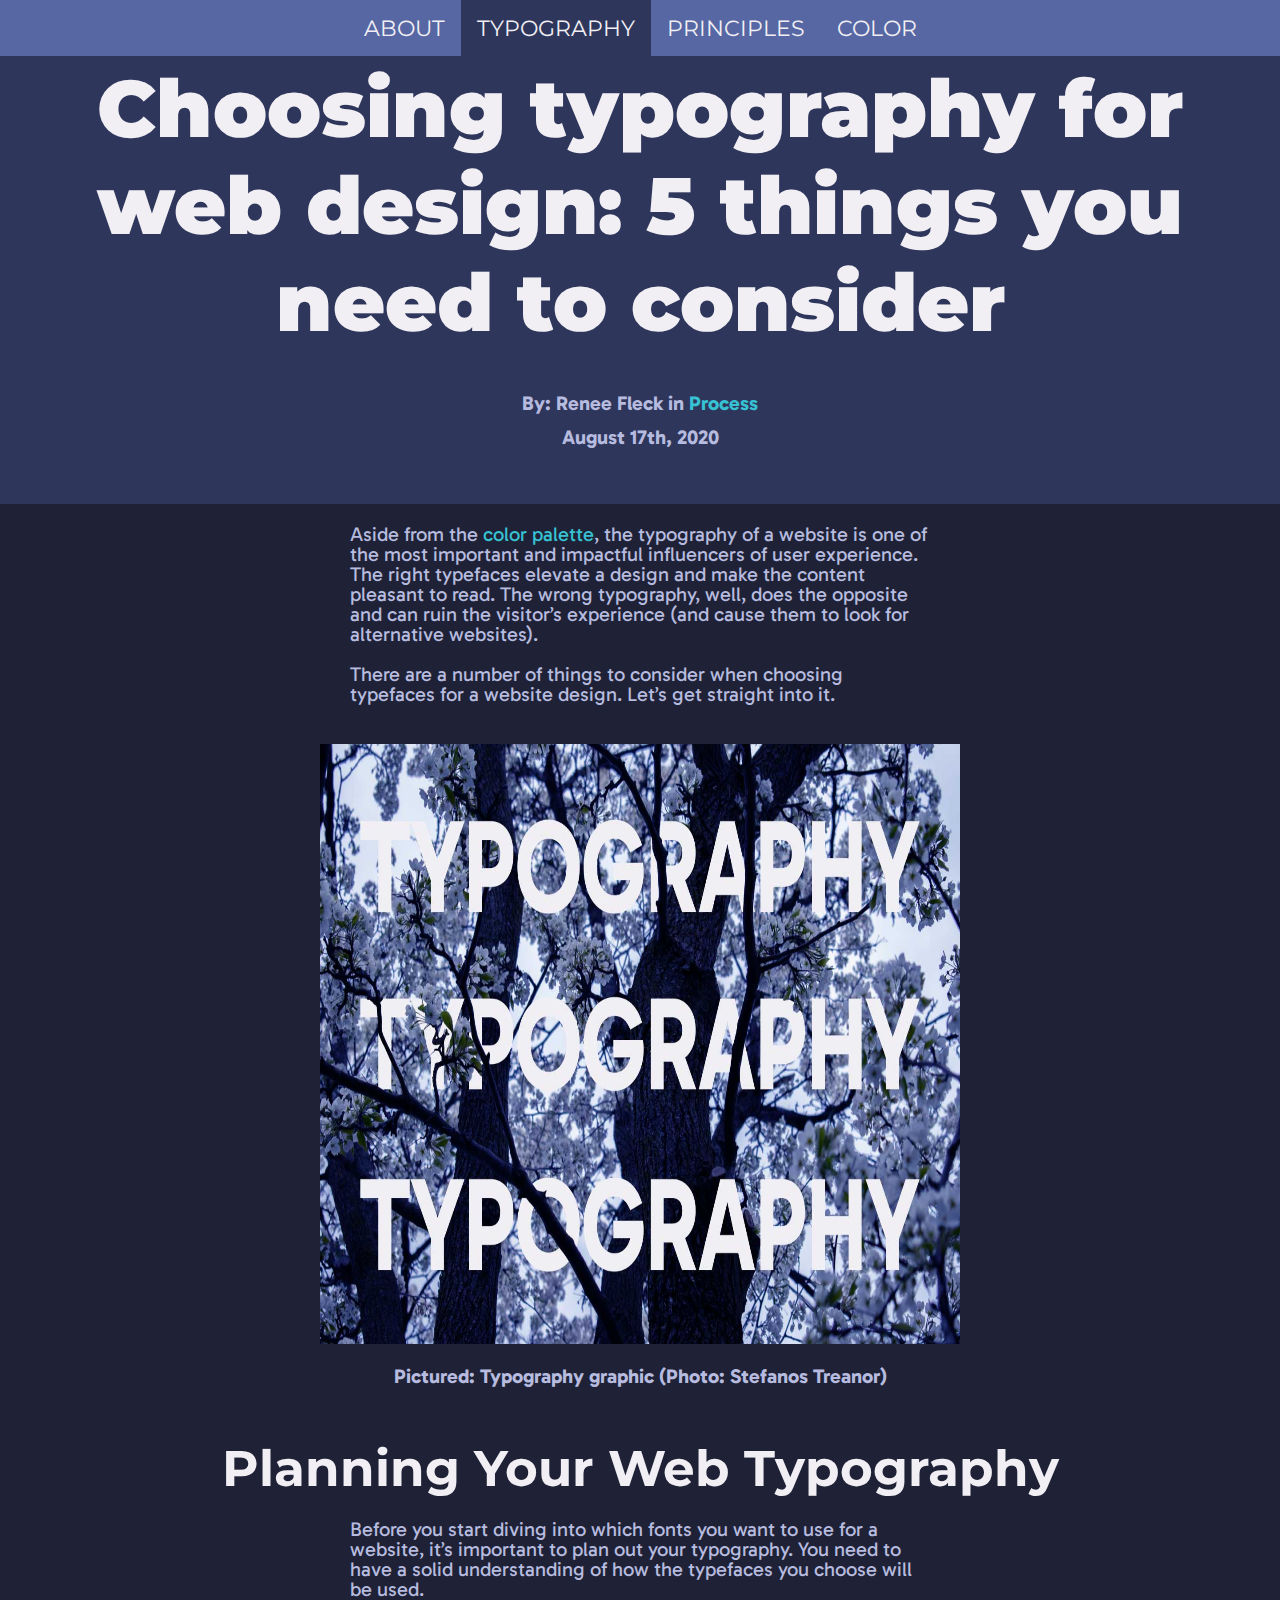
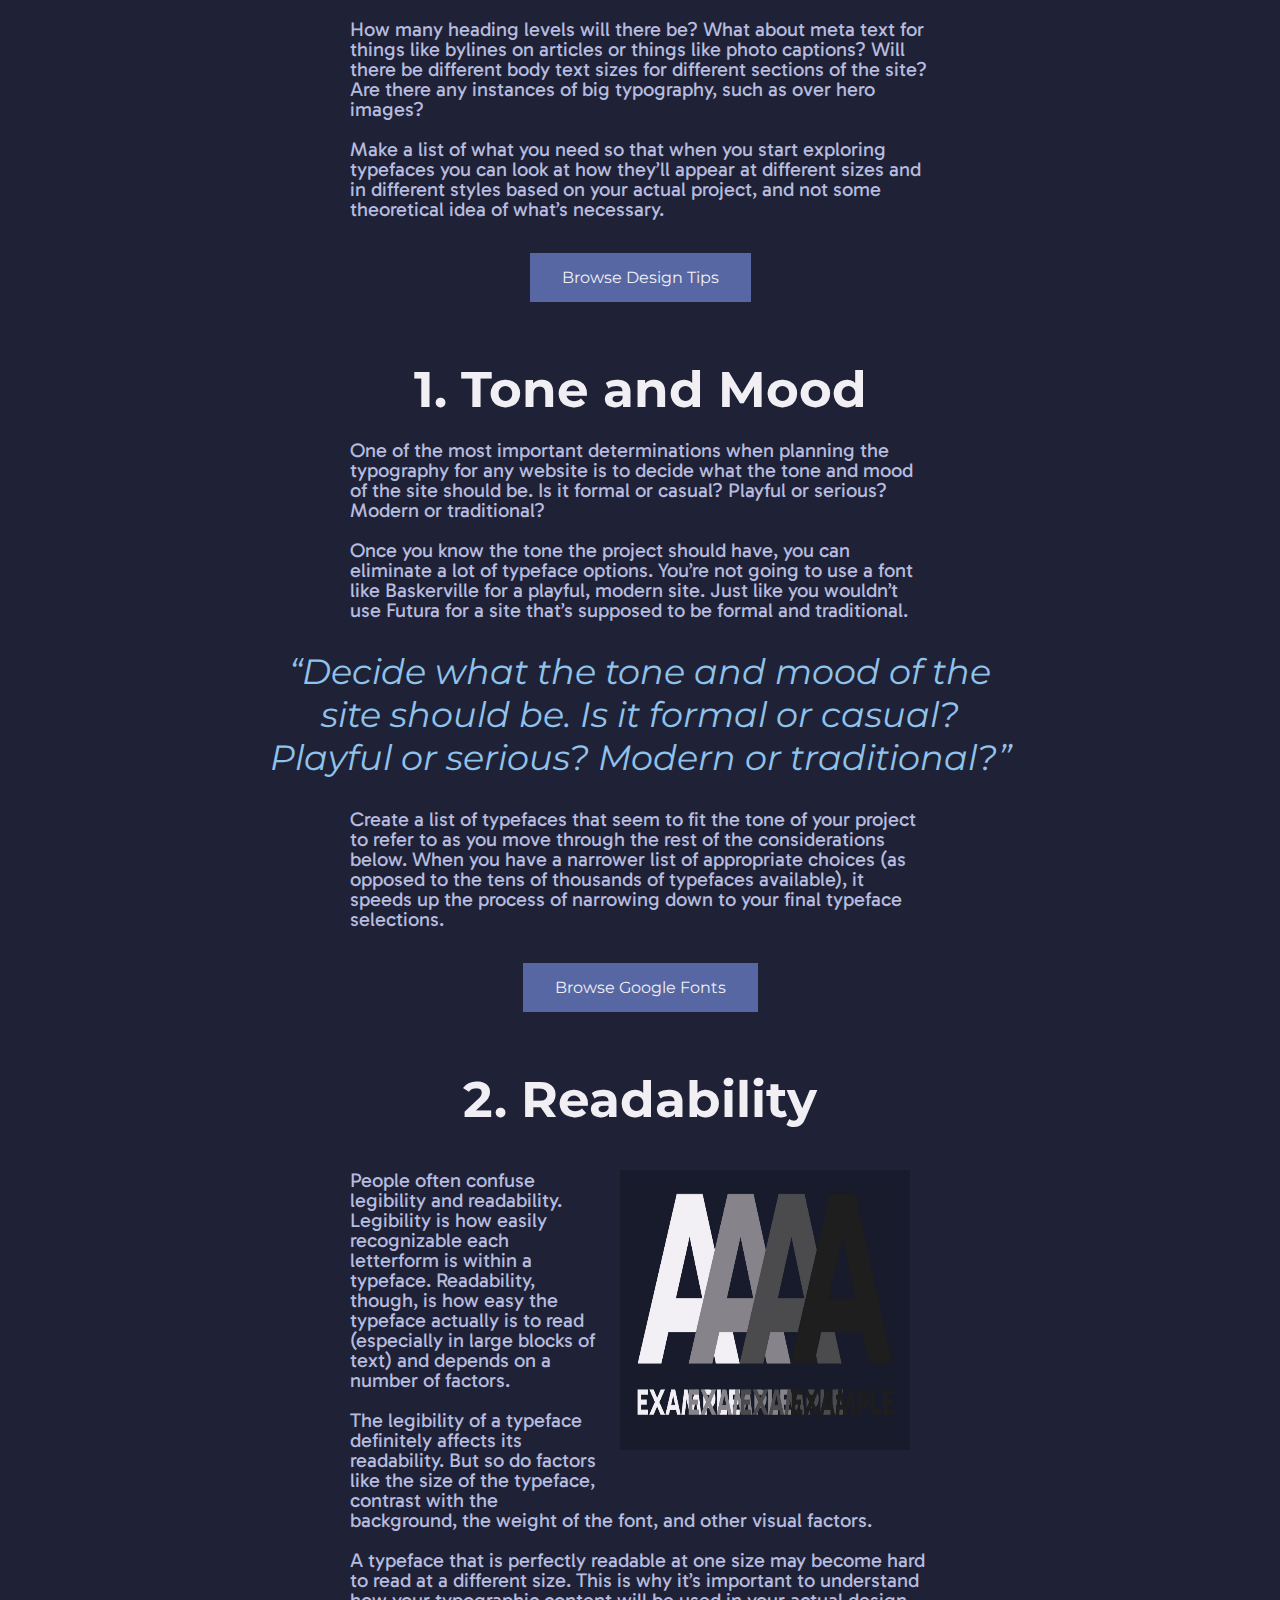
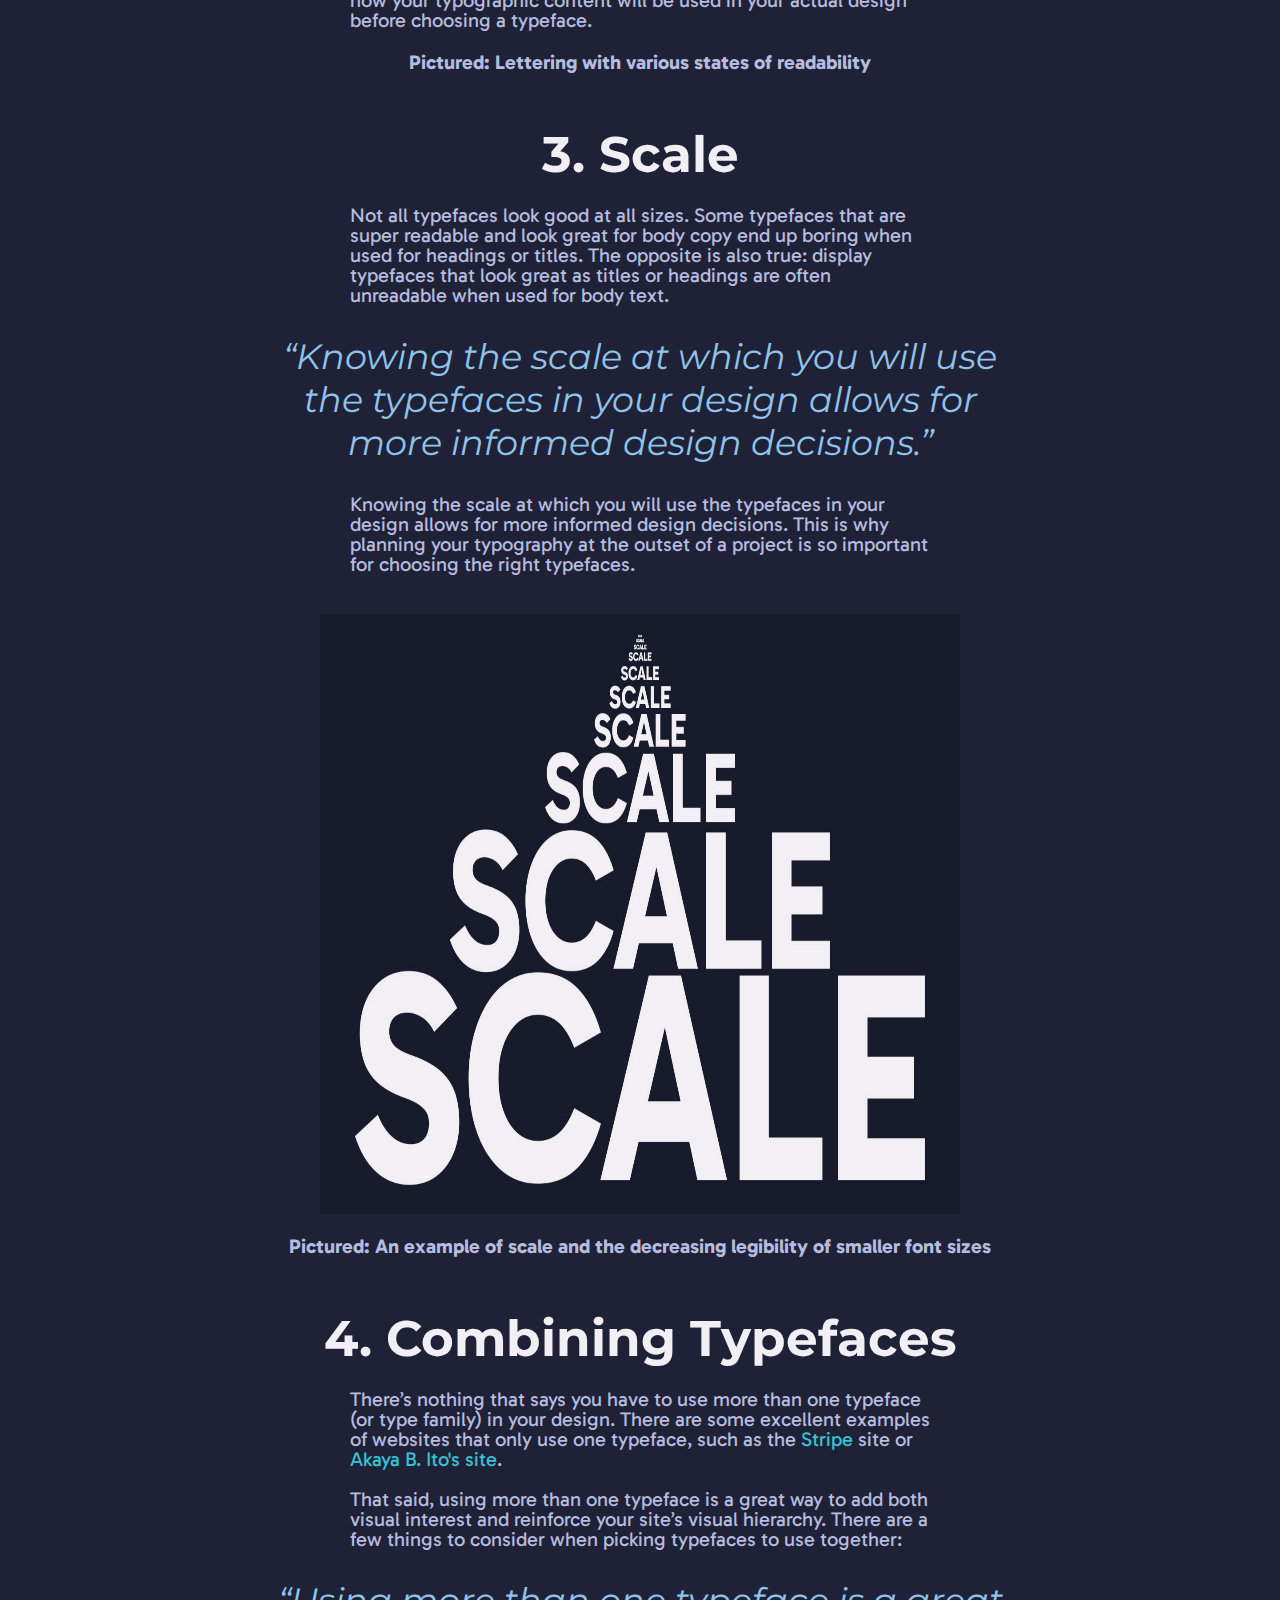
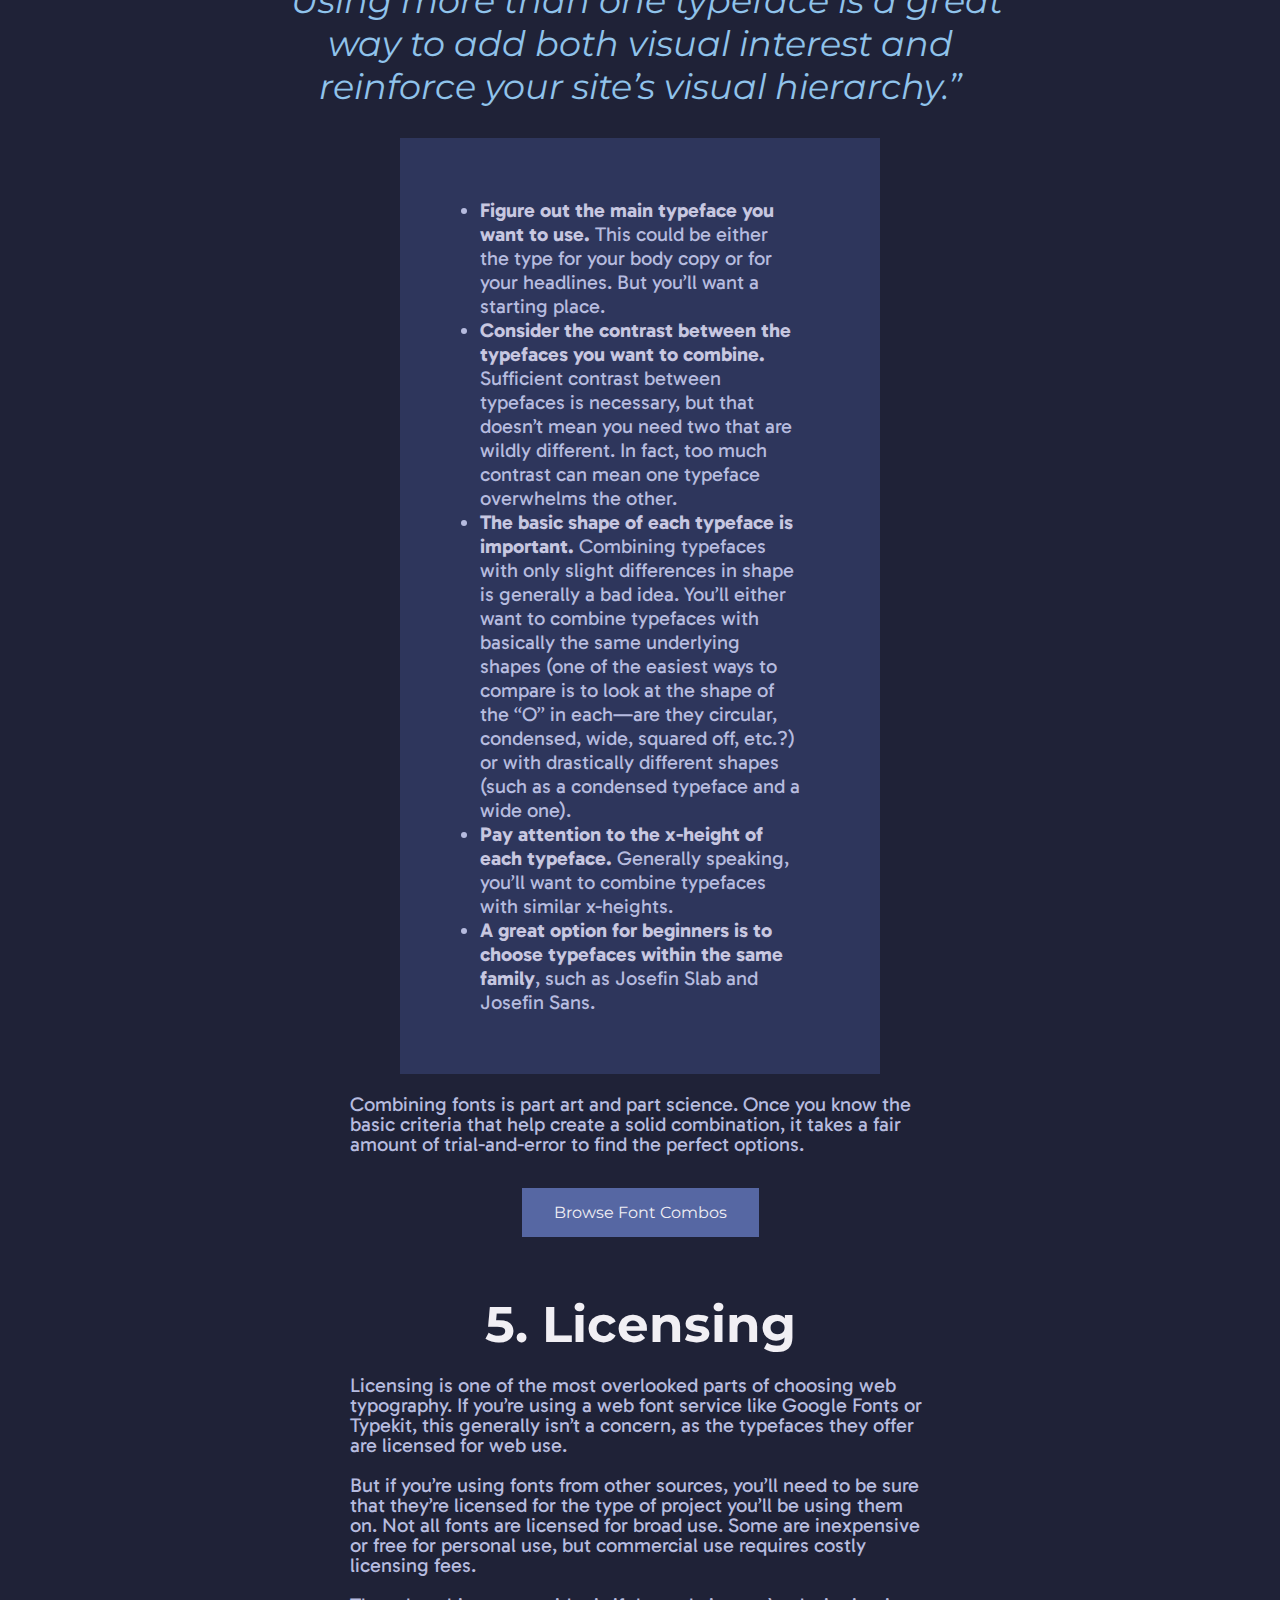
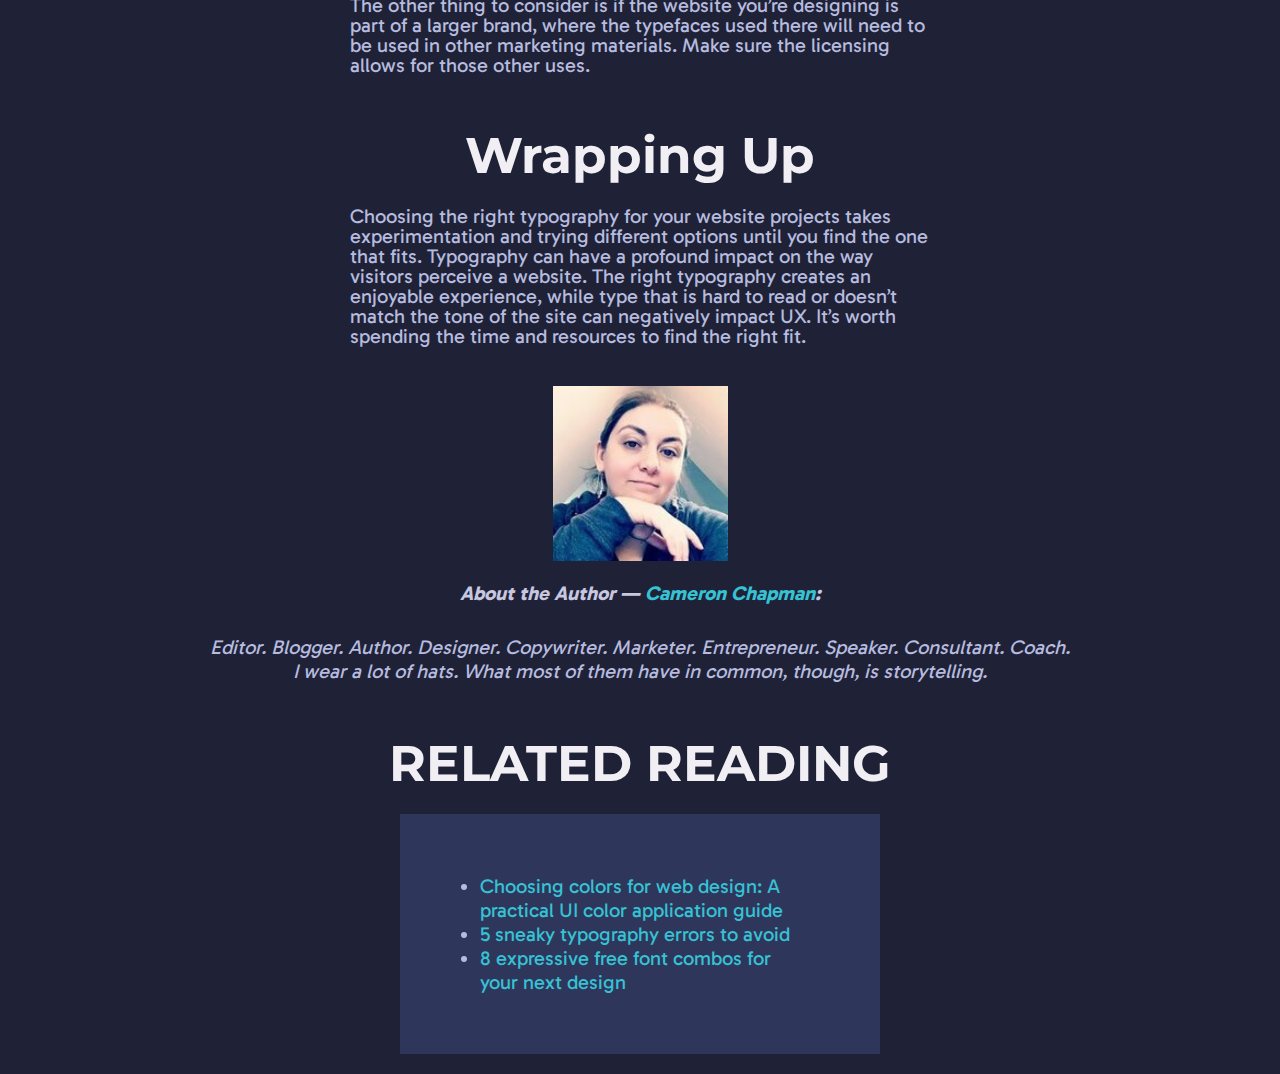
<file: typography.html>
<!doctype html>
<html>
<head>
<meta charset="utf-8">
<title>Typography</title>
	<!--links CSS to pages-->
	<link rel="stylesheet" href="style.css">
	<!--fonts-->
	<link rel="preconnect" href="https://fonts.googleapis.com">
		<link rel="preconnect" href="https://fonts.gstatic.com" crossorigin>
		<link href="https://fonts.googleapis.com/css2?family=Montserrat:wght@800&display=swap" rel="stylesheet">
	
	<link rel="preconnect" href="https://fonts.googleapis.com">
		<link rel="preconnect" href="https://fonts.gstatic.com" crossorigin>
		<link href="https://fonts.googleapis.com/css2?family=Gabarito&display=swap" rel="stylesheet">
</head>
<body>
	
	<div class="center">
	<ul class="navlist center">
		<li><a href="index.html">ABOUT</a></li>
		<li><a class="navactive" href="typography.html">TYPOGRAPHY</a></li>
		<li><a href="principles.html">PRINCIPLES</a></li>
		<li><a href="color.html">COLOR</a></li>
	</ul>
	</div>
	
	<header>
		<h1><b>Choosing typography for web design: 5 things you need to consider</b></h1>
			<h5><center>By: Renee Fleck in <a href="https://dribbble.com/stories/categories/process" target="_blank">Process</a></center></h5>
			<h6><center>August 17th, 2020</center></h6></header>
	

	<!--Hello there! Welcome to my website design project! You're currently under the hood and examining my code. I know I know, it's a little spartan, but bare with me here.-->
	<!--Introduction section-->
	<p>Aside from the <a href="https://dribbble.com/stories/2018/12/19/choosing-colors-for-web-design-a-practical-ui-color-application-guide" target="_blank">color palette</a>, the typography of a website is one of the most important and impactful influencers of user experience. The right typefaces elevate a design and make the content pleasant to read. The wrong typography, well, does the opposite and can ruin the visitor’s experience (and cause them to look for alternative websites).</p>
	<p>There are a number of things to consider when choosing typefaces for a website design. Let’s get straight into it.</p>
	<img src="Images/typography_web.jpg" width="800" height="600" alt="image of some trees with the word 'typography' mixed between the branches; a graphic denoting the theme of this article." class="centerimage" style="margin-top: 40px; margin-bottom: 20px"/>
		<figcaption><center><b>Pictured: Typography graphic (Photo: Stefanos Treanor)</b></center></figcaption>
	<!--Beginning section-->
	<h3>Planning Your Web Typography</h3>
	<p>Before you start diving into which fonts you want to use for a website, it’s important to plan out your typography. You need to have a solid understanding of how the typefaces you choose will be used.</p>
	<p>How many heading levels will there be? What about meta text for things like bylines on articles or things like photo captions? Will there be different body text sizes for different sections of the site? Are there any instances of big typography, such as over hero images?</p>
	<p>Make a list of what you need so that when you start exploring typefaces you can look at how they’ll appear at different sizes and in different styles based on your actual project, and not some theoretical idea of what’s necessary.</p>
	<!--Button for learning design-->
	<div class="buttoncontainer">
		<div class="buttoncenter">
			<a href="https://dribbble.com/learn" target="_blank"><button class="button buttonmain">Browse Design Tips</button></a>
		</div>
	</div>
	<!--Section 1-->
	<h3>1. Tone and Mood</h3>
		<p>One of the most important determinations when planning the typography for any website is to decide what the tone and mood of the site should be. Is it formal or casual? Playful or serious? Modern or traditional?</p>
		<p>Once you know the tone the project should have, you can eliminate a lot of typeface options. You’re not going to use a font like Baskerville for a playful, modern site. Just like you wouldn’t use Futura for a site that’s supposed to be formal and traditional.</p>
	<div class="centerquote"><q>Decide what the tone and mood of the site should be. Is it formal or casual? Playful or serious? Modern or traditional?</q></div>
		<p>Create a list of typefaces that seem to fit the tone of your project to refer to as you move through the rest of the considerations below. When you have a narrower list of appropriate choices (as opposed to the tens of thousands of typefaces available), it speeds up the process of narrowing down to your final typeface selections.</p>
	<!--Button for Google Fonts-->
	<div class="buttoncontainer">
		<div class="buttoncenter">
			<a href="https://fonts.google.com/" target="_blank"><button class="button buttonmain">Browse Google Fonts</button></a>
		</div>
	</div>
	<!--Section 2-->
	<h3>2. Readability</h3>
		<div class="rightalign">
			<p><img src="Images/readability_web.jpg" width="800" height="280" alt="image of multiple letters with various states of readability, ranging from clearly visible, to difficult to see." class="floatimage" style="margin-top: 0px; margin-bottom: 50px"/>People often confuse legibility and readability. Legibility is how easily recognizable each letterform is within a typeface. Readability, though, is how easy the typeface actually is to read (especially in large blocks of text) and depends on a number of factors.</p>
			<p>The legibility of a typeface definitely affects its readability. But so do factors like the size of the typeface, contrast with the background, the weight of the font, and other visual factors.</p>
			<p>A typeface that is perfectly readable at one size may become hard to read at a different size. This is why it’s important to understand how your typographic content will be used in your actual design before choosing a typeface.</p>
		</div>
		<figcaption><center><b>Pictured: Lettering with various states of readability</b></center></figcaption>
	<!--Section 3-->
	<h3>3. Scale</h3>
		<p>Not all typefaces look good at all sizes. Some typefaces that are super readable and look great for body copy end up boring when used for headings or titles. The opposite is also true: display typefaces that look great as titles or headings are often unreadable when used for body text.</p>
	<div class="centerquote"><q>Knowing the scale at which you will use the typefaces in your design allows for more informed design decisions.</q></div>
		<p>Knowing the scale at which you will use the typefaces in your design allows for more informed design decisions. This is why planning your typography at the outset of a project is so important for choosing the right typefaces.</p>
		<img src="Images/scale_web.jpg" width="800" height="600" alt="image showing a pile of words on top of one another, where every word says 'scale' to denote the importance of text/font scaling." class="centerimage" style="margin-top: 40px; margin-bottom: 20px"/>
			<figcaption><center><b>Pictured: An example of scale and the decreasing legibility of smaller font sizes</b></center></figcaption>
	<!--Section 4-->
	<h3>4. Combining Typefaces</h3>
		<p>There’s nothing that says you have to use more than one typeface (or type family) in your design. There are some excellent examples of websites that only use one typeface, such as the <a href="https://stripe.com/" target="_blank">Stripe</a> site or <a href="https://ayakaito.com/" target="_blank">Akaya B. Ito's site</a>.</p>
		<p>That said, using more than one typeface is a great way to add both visual interest and reinforce your site’s visual hierarchy. There are a few things to consider when picking typefaces to use together:</p>
	<div class="centerquote"><q>Using more than one typeface is a great way to add both visual interest and reinforce your site’s visual hierarchy.</q></div>
		<!--Bulleted list-->
		<div class="unlist">
			<li><b><span style="color:#C7C7E0">Figure out the main typeface you want to use.</span></b> This could be either the type for your body copy or for your headlines. But you’ll want a starting place.</li>
			<li><b><span style="color:#C7C7E0">Consider the contrast between the typefaces you want to combine.</span></b> Sufficient contrast between typefaces is necessary, but that doesn’t mean you need two that are wildly different. In fact, too much contrast can mean one typeface overwhelms the other.</li>
			<li><b><span style="color:#C7C7E0">The basic shape of each typeface is important.</span></b> Combining typefaces with only slight differences in shape is generally a bad idea. You’ll either want to combine typefaces with basically the same underlying shapes (one of the easiest ways to compare is to look at the shape of the “O” in each—are they circular, condensed, wide, squared off, etc.?) or with drastically different shapes (such as a condensed typeface and a wide one).</li>
			<li><b><span style="color:#C7C7E0">Pay attention to the x-height of each typeface.</span></b> Generally speaking, you’ll want to combine typefaces with similar x-heights.</li>
			<li><b><span style="color:#C7C7E0">A great option for beginners is to choose typefaces within the same family</span></b>, such as Josefin Slab and Josefin Sans.</li>
		</div>
		<p>Combining fonts is part art and part science. Once you know the basic criteria that help create a solid combination, it takes a fair amount of trial-and-error to find the perfect options.</p>
	<!--Button for font combinations-->
	<div class="buttoncontainer">
		<div class="buttoncenter">
			<a href="https://dribbble.com/stories/2020/06/10/free-font-combinations" target="_blank"><button class="button buttonmain">Browse Font Combos</button></a>
		</div>
	</div>
	<!--Section 5-->
	<h3>5. Licensing</h3>
		<p>Licensing is one of the most overlooked parts of choosing web typography. If you’re using a web font service like Google Fonts or Typekit, this generally isn’t a concern, as the typefaces they offer are licensed for web use.</p>
		<p>But if you’re using fonts from other sources, you’ll need to be sure that they’re licensed for the type of project you’ll be using them on. Not all fonts are licensed for broad use. Some are inexpensive or free for personal use, but commercial use requires costly licensing fees.</p>
		<p>The other thing to consider is if the website you’re designing is part of a larger brand, where the typefaces used there will need to be used in other marketing materials. Make sure the licensing allows for those other uses.</p>
	<h3>Wrapping Up</h3>
		<p>Choosing the right typography for your website projects takes experimentation and trying different options until you find the one that fits. Typography can have a profound impact on the way visitors perceive a website. The right typography creates an enjoyable experience, while type that is hard to read or doesn’t match the tone of the site can negatively impact UX. It’s worth spending the time and resources to find the right fit.</p>
	<!--About the author section-->
		<img src="Images/author_cameron_chapman_icon.jpg" width="175" height="175" alt="image of the author, a woman by the name of Cameron Chapman" class="typeauthorimage" style="margin-top: 40px; margin-bottom: 20px; margin-left: auto; margin-right: auto;"/>
		<figcaption><center><i><b><span style="color:#C7C7E0">About the Author — <a href="https://dribbble.com/cameron_chapman/about" target="_blank">Cameron Chapman</a>:</span></b></i></center></figcaption>
		<figcaption><center><i>Editor. Blogger. Author. Designer. Copywriter. Marketer. Entrepreneur. Speaker. Consultant. Coach.<br>I wear a lot of hats. What most of them have in common, though, is storytelling.</i></center></figcaption>
	<!--Related reading section-->
	<h3>RELATED READING</h3>
		<div class="unlist">
			<li><a href="https://dribbble.com/stories/2018/12/19/choosing-colors-for-web-design-a-practical-ui-color-application-guide" target="_blank">Choosing colors for web design: A practical UI color application guide</a></li>
			<li><a href="https://dribbble.com/stories/2019/08/14/5-sneaky-typography-errors-to-avoid" target="_blank">5 sneaky typography errors to avoid</a></li>
			<li><a href="https://dribbble.com/stories/2020/06/10/free-font-combinations" target="_blank">8 expressive free font combos for your next design</a></li>
		</div>
	
</body>
</html>
</file>
<file: style.css>
body {
		margin-left: 0px;
		margin-right: 0px;
		margin-top: 0px;
		margin-bottom: 0px;
		font-family: 'Gabarito', cursive;
		font-size: 2em;
		background-color: #1F2237;
		z-index: 1;
	}
	.center {
		display: flex;
		margin: auto;
		text-align: center;
		justify-content: center;
		background-color: #5667A3;
	}
	/* for the navigation bar at the top of the page */
	.navlist  {
		width: 100%;
		margin: 0;
		list-style-type: none;
		padding: 0;
		overflow: hidden;
		position: fixed;
		background-color: #5667A3;
		z-index: 9999;
	}
	.navlist ul {
		width: 50%;
	}
	.navlist  li {
		float: left;
	}
	.navlist li a {
		display: inline-block;
		color: #f1eff4;
		font-size: 0.7em;
		font-family: 'Montserrat', sans-serif;
		text-align: center;
		padding: 14px 16px;
		text-decoration: none;
		cursor: pointer;
	}
	.navlist li a:hover:not(.navactive) {
		background-color: aqua;
		color: black;
		cursor: pointer;
	}
	.navactive {
		background-color: #2E365C;
	}
	/* for the box containing the title and author name */
	header {
    	background-color: #2E365C;
		padding-top: 60px;
		padding-bottom: 30px;
		margin-top: 0px;
    	margin-right: 0px;
    	margin-bottom: 0px;
    	margin-left: 0px;		
	}

	/* for the paragraphs that go under the smaller titles - not everything can be filler...right? */
	p {
		color: #B6BBDF;
    	line-height: 20px;
    	font-size: 20px;
		margin-left: 350px;
		margin-right: 350px;
		margin-top: 20px;
		margin-bottom: 20px;
	}
	/* for the one and only beautiful title that you stare at lovingly for all of 2 seconds */
	h1 {
		color: #f1eff4;
		font-size: 80px;
		font-family: 'Montserrat', sans-serif;
		margin-left: 50px;
		margin-right: 50px;
		margin-top: 0px;
		margin-bottom: 0px;
		text-align: center;
	}
	/* for several of the secondary titles. ex: 1. Tone and Mood */
	h3 {
		color: #f1eff4;
		font-family: 'Montserrat', sans-serif;
		font-size: 50px;
		margin-left: 50px;
		margin-right: 50px;
		margin-top: 50px;
		margin-bottom: 20px;
		text-align: center;
	}
	.centerimage {
		display: block;
		margin-left: auto;
		margin-right: auto;
		width: 50%;
	}
	/* for margins of author image in typography section */
	.typeauthorimage {
		display: block;
		margin-left: auto;
		margin-right: auto;
	}
	.floatimage {
		display: block;
		float: right;
		margin-left: 20px;
		margin-right: 20px;
		margin-top: 20px;
		margin-bottom: 20px;
		width: 50%;
	}
	/* center aligns quotes */
	.centerquote {
		display: block;
		text-align: center;
		margin-left: auto;
		margin-right: auto;
		margin-top: 30px;
		margin-bottom: 30px;
		width: 60%;
	}
	.rightalign {
		float: right;
	}
	.leftalign {
		float: left;
	}
	/* for captions */
	figcaption {
		color: #B6BBDF;
		font-family: 'Gabarito', cursive;
		font-size: 20px;
		margin-top: 10px;
		margin-bottom: 30px;
	}
	/* for quotes */
	q {
		color: #90C3EB;
		font-family: 'Montserrat', sans-serif;
		font-size: 35px;
		font-style: italic;
	}
	h5 {
		font-size: 20px;
		font-family: 'Gabarito', cursive;
		color: #B6BBDF;
		margin-top: 40px;
		margin-bottom: 10px;
	}
	h6 {
		font-size: 20px;
		font-family: 'Gabarito', cursive;
		color: #B6BBDF;
		margin-top: auto;
		margin-bottom: 25px;
	}
	/* bullet point list (unlist = unordered list) */
	.unlist {
		color: #B6BBDF;
		background-color: #2E365C;
		padding-left: 80px;
		padding-right: 80px;
		padding-top: 60px;
		padding-bottom: 60px;
		font-size: 20px;
		margin-left: 400px;
		margin-right: 400px;
		margin-top: 20px;
		margin-bottom: 20px;
	}
	/* main button function */
	.button {
		border: none;
		color: #FFFFFF;
		font-family: 'Montserrat', sans-serif;
		padding: 15px 32px;
		text-align: center;
		text-decoration: none;
		display: inline-block;
		font-size: 16px;
		margin: 4px 2px;
		transition-duration: 0.1s;
		cursor: pointer;
	}
	/* what the button looks like */
	.buttonmain {
		background-color: #5667A3;
		color: #f1eff4;
	}
	/* what your pretty button looks like after hovering over it */
	.buttonmain:hover {
		background-color: aqua;
		color: black;
	}
	.buttoncontainer {
		height: 60px;
		position: relative;
	}
	.buttoncenter {
		display: block;
		text-align: center;
		margin-left: auto;
		margin-right: auto;
		margin-top: 30px;
		margin-bottom: 30px;
		width: 60%;
	}
	/* unvisited link */
	a:link {
		color: #37C2D3;
		text-decoration: none;
	}
	/* visited link */
	a:visited {
		color: #5E83F0;
		text-decoration: none;
	}
	/* mouse over link */
	a:hover {
		color: #0DEEEA;
		text-decoration: none;
	}
	/* selected link */
	a:active {
		color: #D2F3F7;
		text-decoration: none;
	}
	footer {
		background-color:
			#B6BBDF;
		padding: 200px;
	}
</file>
